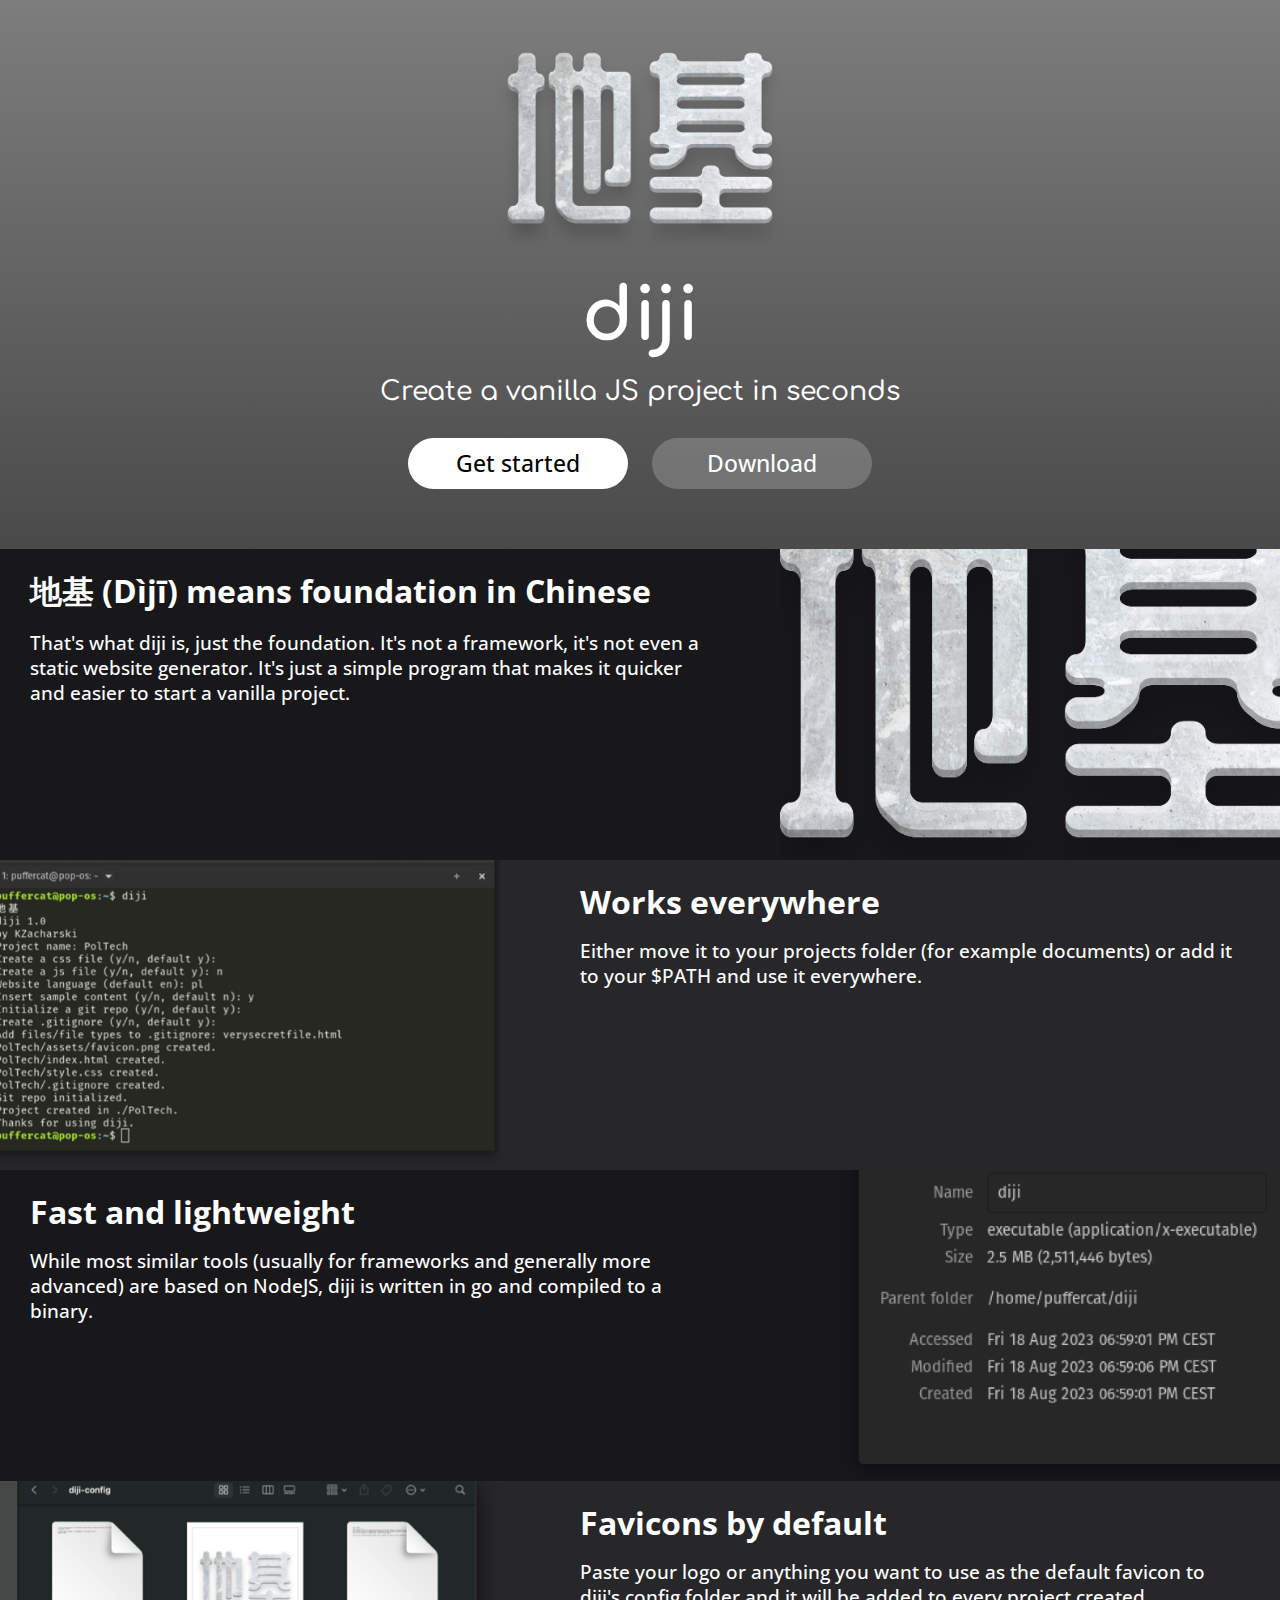
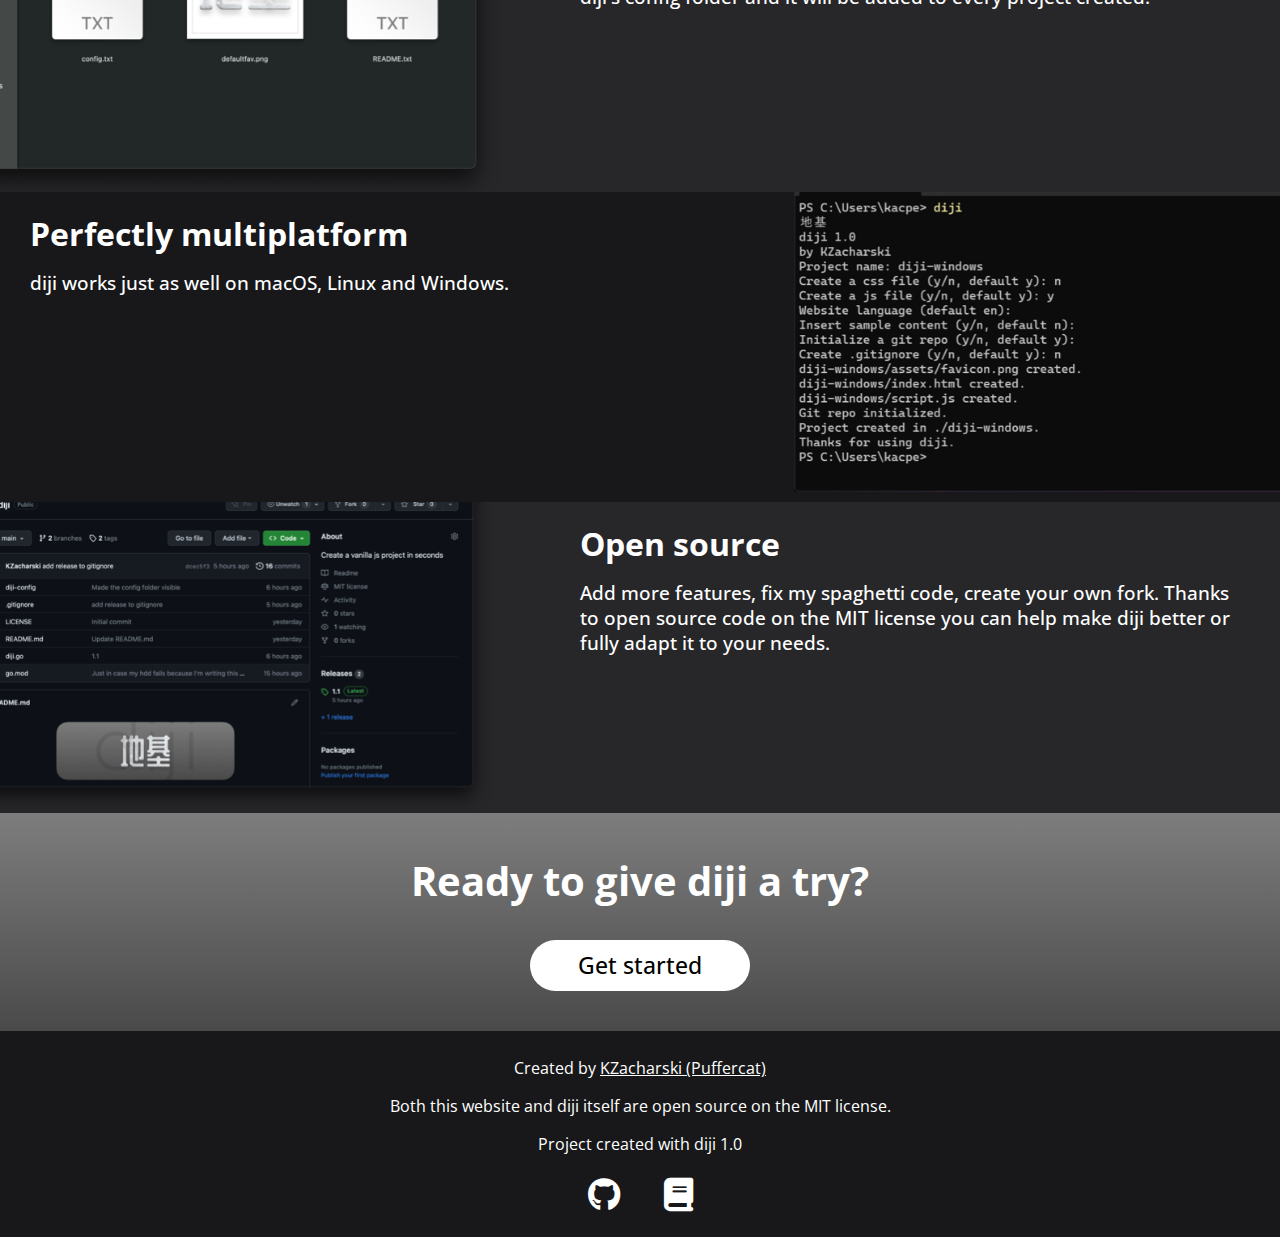
<file: docs/index.html>
<!DOCTYPE html>
<html lang="en">
<head>
<meta charset="UTF-8">
<meta name="viewport" content="width=device-width, initial-scale=1.0">
<meta http-equiv="X-UA-Compatible" content="ie=edge">
<title>diji</title>
<link rel="icon" type="image" href="./assets/favicon.png">
<link rel="stylesheet" type="text/css" href="style.css">
<link href="./assets/fontawesome/css/all.min.css" rel="stylesheet">
<meta name="theme-color" content="#7D7D7D" />
</head>
<body>
    <div class="wrapper">
      <header>
    <div class="header">
        <div class="headercontent">
        <img class="logo" src="./assets/logo.png" height="200px">
        <h1 class="headername">diji</h1>
        <h2 class="headersubtitle">Create a vanilla JS project in seconds</h2>
        <br>
        <a href="./docs/introduction.html" class="getstarted button">Get started</a>
        <a href="https://github.com/KZacharski/diji/releases" class="download button">Download</a>
        </div>
    </div>
    </header>
    <main>
    <div class="contentpart">
      <div class="contentgrid">
        <div class="tablephoto">
      <img src="./assets/content1.png" class="contentimage">
      </div>
      <div class="tabletext">
      <h1 class="contenttext">地基 (Dìjī) means foundation in Chinese</h1>
      <h3 class="contenttext2">That's what diji is, just the foundation. It's not a framework, it's not even a static website generator. It's just a simple program that makes it quicker and easier to start a vanilla project.</h3>
      </div>
      </div>
    </div>
    <div class="contentpart2">
      <div class="contentgrid2">
        <div class="tablephoto2">
      <img src="./assets/content2.png" class="contentimage2">
      </div>
      <div class="tabletext2">
      <h1 class="contenttext">Works everywhere</h1>
      <h3 class="contenttext2">Either move it to your projects folder (for example documents) or add it to your $PATH and use it everywhere.</h3>
      </div>
      </div>
    </div>
    <div class="contentpart">
      <div class="contentgrid">
        <div class="tablephoto">
      <img src="./assets/content3.png" class="contentimage">
      </div>
      <div class="tabletext">
      <h1 class="contenttext">Fast and lightweight</h1>
      <h3 class="contenttext2">While most similar tools (usually for frameworks and generally more advanced) are based on NodeJS, diji is written in go and compiled to a binary.</h3>
      </div>
      </div>
    </div>
    <div class="contentpart2">
      <div class="contentgrid2">
        <div class="tablephoto2">
      <img src="./assets/content4.png" class="contentimage2">
      </div>
      <div class="tabletext2">
      <h1 class="contenttext">Favicons by default</h1>
      <h3 class="contenttext2">Paste your logo or anything you want to use as the default favicon to diji's config folder and it will be added to every project created.</h3>
      </div>
      </div>
    </div>
    <div class="contentpart">
      <div class="contentgrid">
        <div class="tablephoto">
      <img src="./assets/content5.png" class="contentimage">
      </div>
      <div class="tabletext">
      <h1 class="contenttext">Perfectly multiplatform</h1><br>
      <h3 class="contenttext2">diji works just as well on macOS, Linux and Windows.</h3>
      </div>
      </div>
    </div>
    <div class="contentpart2">
      <div class="contentgrid2">
        <div class="tablephoto2">
      <img src="./assets/content6.png" class="contentimage2">
      </div>
      <div class="tabletext2">
      <h1 class="contenttext">Open source</h1>
      <h3 class="contenttext2">Add more features, fix my spaghetti code, create your own fork. Thanks to open source code on the MIT license you can help make diji better or fully adapt it to your needs.</h3>
      </div>
      </div>
    </div>
    <div class="header" style="padding: 20px; padding-bottom: 30px;">
      <div class="headercontent">
      <h2 class="headersubtitle" style="font-family: 'Open Sans', sans-serif; font-weight: 700; font-size: 30pt;">Ready to give diji a try?</h2>
      <br>
      <a href="./docs/introduction.html" class="getstarted button">Get started</a>
      </div>
  </div>
  </main>
  <footer>
  <div class="footer">
    <p>Created by <a class="footerlink" href="https://puffercat.xyz">KZacharski (Puffercat)</a></p>
    <p>Both this website and diji itself are open source on the MIT license.</p>
    <p>Project created with diji 1.0</p>
    <a href="https://github.com/KZacharski/diji" class="footerlink faicon"><i class="fa-brands fa-github"></i></a>
    <a href="./docs/index.html" class="footerlink faicon"><i class="fa-solid fa-book"></i></a>
  </div>
    </div>
  </div>
  </footer>
<div>
</div>
</div>

</body>
</file>
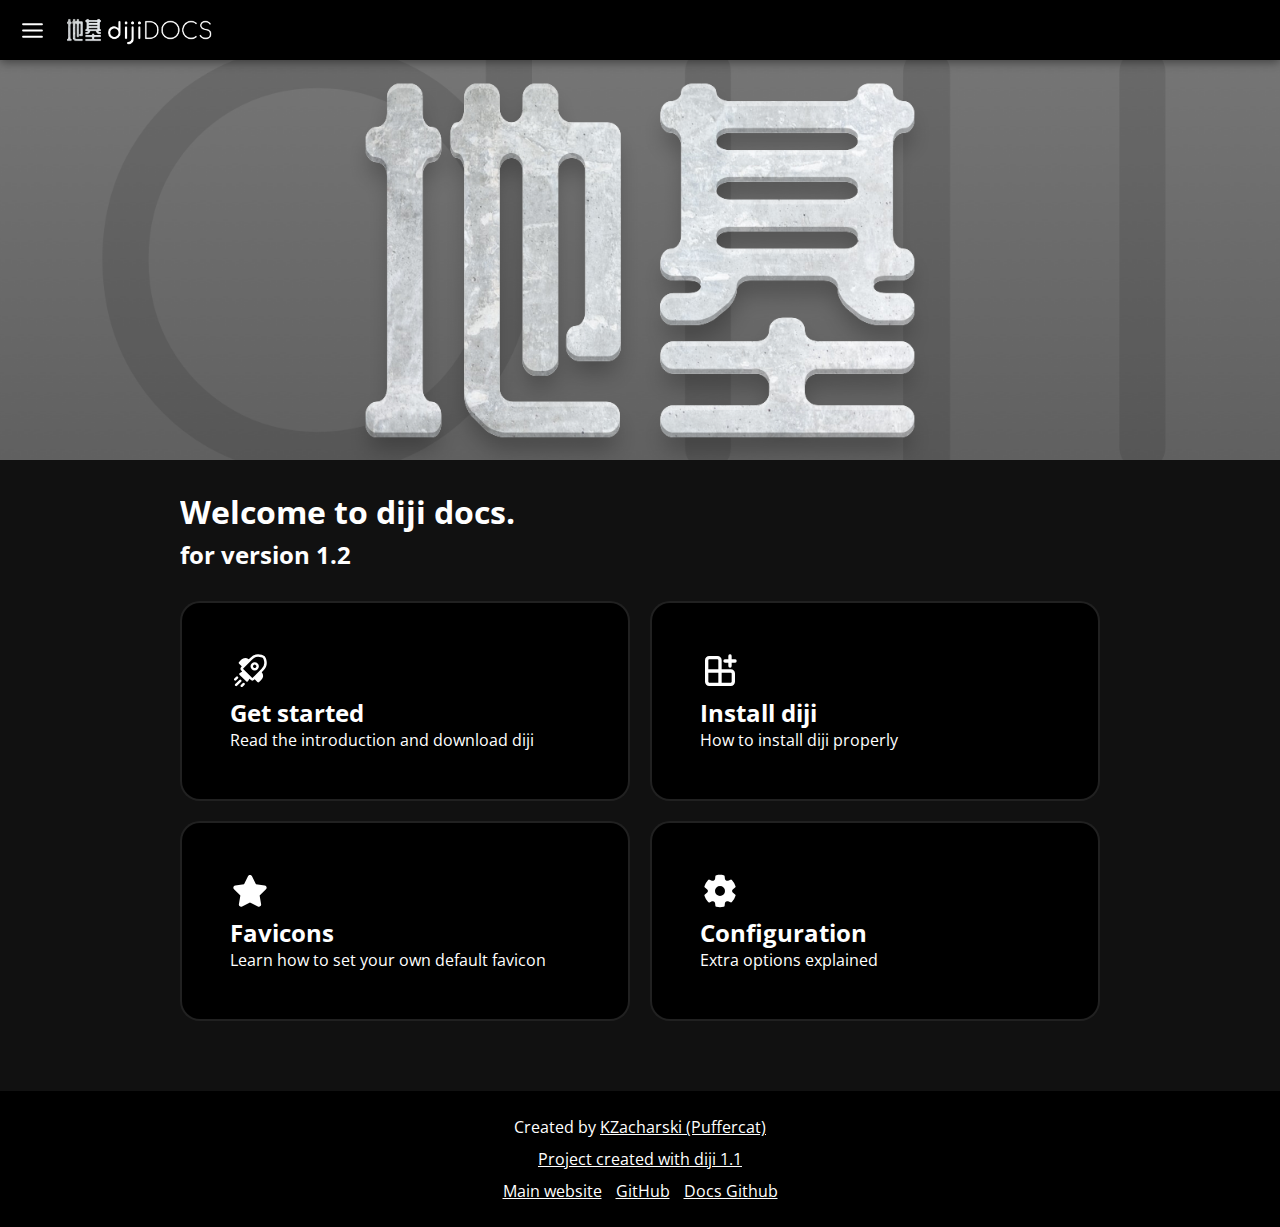
<file: docs/docs/index.html>
<!DOCTYPE html>
<html lang="en">
<head>
<meta charset="UTF-8">
<meta name="viewport" content="width=device-width, initial-scale=1.0">
<meta http-equiv="X-UA-Compatible" content="ie=edge">
<title>diji docs</title>
<link rel="icon" type="image" href="./assets/favicon.png">
<link rel="stylesheet" type="text/css" href="style.css">
<script src="script.js"></script>
<meta name="theme-color" content="#000000" />
</head>
<body>
  <div class="hhh">
<div class="navbar">
    <img onclick="openNav()" class="navicon" src="./assets/ic_fluent_navigation_24_filled.svg" height="25px">
    <a href="#"><img src="./assets/dijidocs.png" height="40px" style="display: block;"></a>
</div>
<div class="banner">
<img src="./assets/dijidocsbanner.png" width="100%" class="bannerimg">
</div>
  <div class="content">
<div class="anotherfuckingcontainer">
    <h1 class="t1">Welcome to diji docs.</h1>
    <h2 class="t2">for version 1.2</h2>
    <div class="container">
    <div class="getstarted ge">
      <a href="./introduction.html" style="text-decoration: none; color: white; height: 100%; width: 100%;">
        <div style="width: 100%; height: 100%; display: flex; align-items: center;">
        <div class="getstartedcontentparent">
        <div class="getstartedcontent">
        <img src="./assets/ic_fluent_rocket_24_filled.svg" height="40px" class="gep">
        <h2 class="gep">Get started</h2>
        <p class="gep gepar">Read the introduction and download diji</p>
      </div>
      </div>
      </div>
      </a>
      </div>
      
      <div class="install ge">
        <a href="./installation.html" style="text-decoration: none; color: white; height: 100%; width: 100%;">
          <div style="width: 100%; height: 100%; display: flex; align-items: center;">
        <div class="getstartedcontentparent">
          <div class="getstartedcontent">
          <img src="./assets/ic_fluent_apps_add_in_24_filled.svg" height="40px" class="gep">
          <h2 class="gep">Install diji</h2>
          <p class="gep gepar">How to install diji properly</p>
        </div>
        </div>
      </div>
      </a>
      </div>
      <div class="favicon ge">
        <a href="./favicons.html" style="text-decoration: none; color: white; height: 100%; width: 100%;">
          <div style="width: 100%; height: 100%; display: flex; align-items: center;">
        <div class="getstartedcontentparent">
          <div class="getstartedcontent">
          <img src="./assets/ic_fluent_star_24_filled.svg" height="40px" class="gep">
          <h2 class="gep">Favicons</h2>
          <p class="gep gepar">Learn how to set your own default favicon</p>
        </div>
        </div>
      </div>
      </a>
      </div>
      <div class="config ge">
        <a href="./configuration.html" style="text-decoration: none; color: white; height: 100%; width: 100%;">
          <div style="width: 100%; height: 100%; display: flex; align-items: center;">
        <div class="getstartedcontentparent">
          <div class="getstartedcontent">
          <img src="./assets/ic_fluent_settings_24_filled.svg" height="40px" class="gep">
          <h2 class="gep">Configuration</h2>
          <p class="gep gepar">Extra options explained</p>
        </div>
        </div>

      </div>
      </a>
      </div>
    </div>
    </div>
  </div>
  

<div id="drawer" class="navdrawer">
  <img src="./assets/dijidocs.png" height="40px" class="logodrawer">  
  <a href="javascript:void(0)" class="closebtn navdrawera" onclick="closeNav()"><img src="./assets/ic_fluent_chevron_left_24_filled.svg" width="30px"></a>
    <a href="#" class="navdrawerlinkactive">Homepage</a>
    <a href="./introduction.html" class="navdrawerlink">Introduction</a>
    <a href="./installation.html" class="navdrawerlink">Installation</a>
    <a href="./favicons.html" class="navdrawerlink">Favicons</a>
    <a href="./configuration.html" class="navdrawerlink">Configuration</a>
    <a href="./open-source.html" class="navdrawerlink">Open source</a>
    <a href="./roadmap.html" class="navdrawerlink">Roadmap</a>
    <div style="height: 60px;"></div>
    <!--<div class="drawerbottomlinks">
      <div class="blc">
      <a class="bottomlink" href="https://diji.puffercat.xyz">Main website ></a>
      <a class="bottomlink" href="https://github.com/KZacharski/diji">GitHub ></a>
      <a class="bottomlink" href="https://github.com/KZacharski/diji/tree/github-files/docs/docs">Docs GitHub ></a>
      </div>
    </div>-->
  </div>
  <div id="drawerbg" class="navdrawerbg" onclick="closeNav()"></div>
  </div>
  <div class="footer">
    <p class="ftrtext">Created by <a href="https://puffercat.xyz" class="footerlink">KZacharski (Puffercat)</a></p>
    <p class="ftrtext"><a href="https://diji.puffercat.xyz" class="footerlink">Project created with diji 1.1</a></p>
    <p class="ftrtext"><a href="https://diji.puffercat.xyz" class="footerlink ftlpadding">Main website</a> <a href="https://github.com/KZacharski/diji" class="footerlink ftlpadding">GitHub</a> <a href="https://github.com/KZacharski/diji/tree/github-files/docs/docs" class="footerlink ftlpadding">Docs Github</a></p>
  </div>
</body>
</html>
</file>
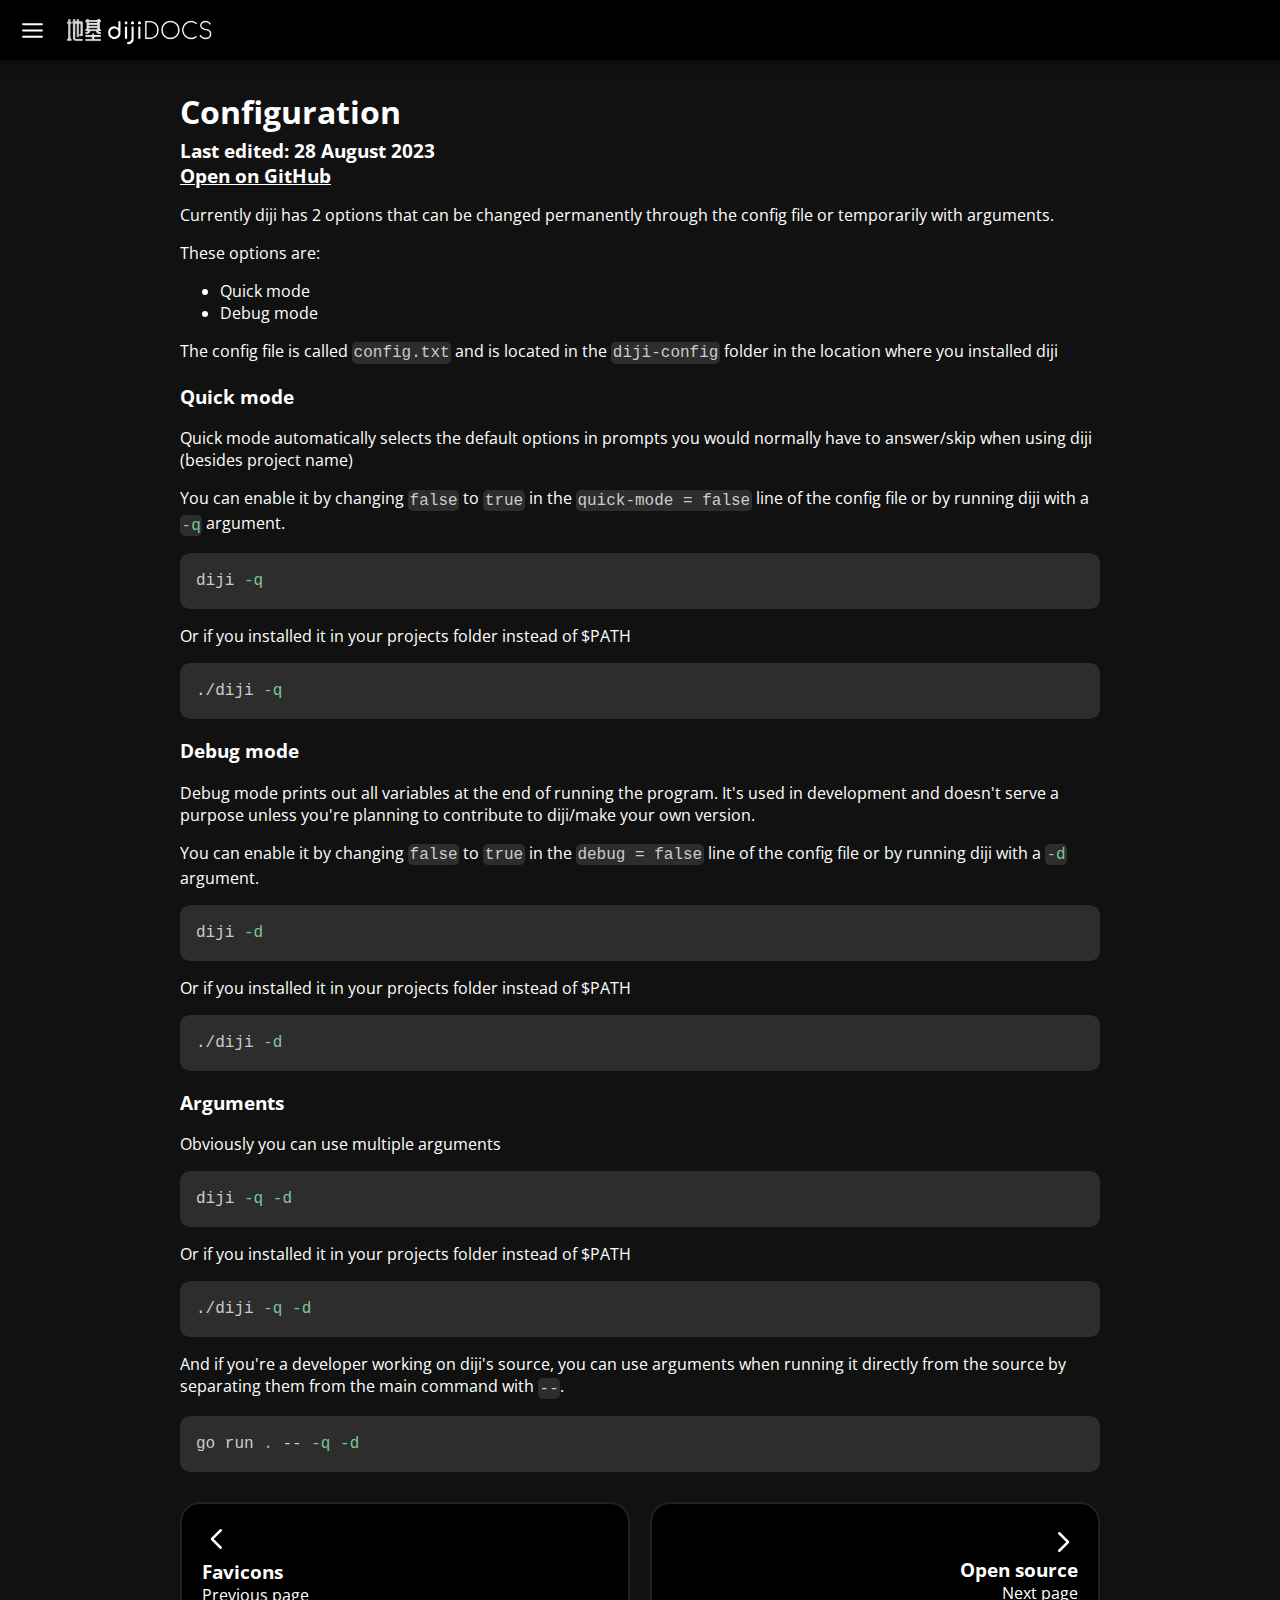
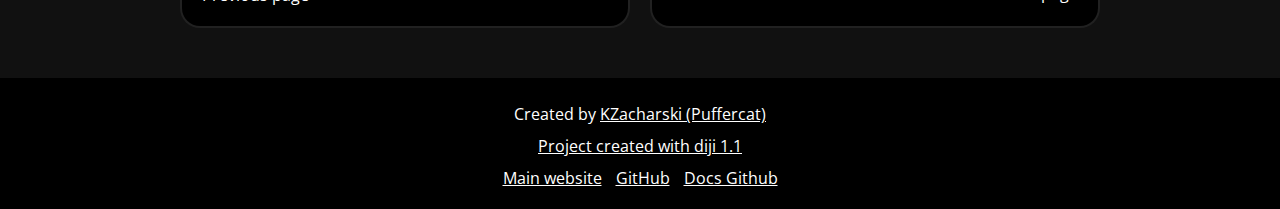
<file: docs/docs/configuration.html>
<!DOCTYPE html>
<html lang="en">
<head>
<meta charset="UTF-8">
<meta name="viewport" content="width=device-width, initial-scale=1.0">
<meta http-equiv="X-UA-Compatible" content="ie=edge">
<title>Configuration - diji docs</title>
<link rel="icon" type="image" href="./assets/favicon.png">
<link rel="stylesheet" type="text/css" href="style.css">
<link rel="stylesheet" type="text/css" href="./assets/prism.css">
<script src="script.js"></script>
<script src="./assets/prism.js"></script>
<meta name="theme-color" content="#000000" />
</head>
<body>
  <div class="hhh">
<div class="navbar">
    <img onclick="openNav()" class="navicon" src="./assets/ic_fluent_navigation_24_filled.svg" height="25px">
    <a href="./index.html"><img src="./assets/dijidocs.png" height="40px" style="display: block;"></a>
</div>
  <div class="content">
<div class="anotherfuckingcontainer iafc">
    <h1 class="t1">Configuration</h1>
    <h3 class="t2">Last edited: 28 August 2023<br><a href="https://github.com/KZacharski/diji/blob/github-files/docs/docs/favicons.html" class="linkeffect ghlink">Open on GitHub</a></h3>
    <p>Currently diji has 2 options that can be changed permanently through the config file or temporarily with arguments.</p>
    <p>These options are:
      <ul>
        <li>Quick mode</li>
        <li>Debug mode</li>
      </ul>
    </p>
    <p>The config file is called <code class="language-plaintext">config.txt</code> and is located in the <code class="language-plaintext">diji-config</code> folder in the location where you installed diji</p>
    <h3>Quick mode</h3>
    <p>Quick mode automatically selects the default options in prompts you would normally have to answer/skip when using diji (besides project name)</p>
    <p>You can enable it by changing <code class="language-plaintext">false</code> to <code class="language-plaintext">true</code> in the <code class="language-plaintext">quick-mode = false</code> line of the config file or by running diji with a <code class="language-bash">-q</code> argument.</p>
    <pre><code class="language-bash">diji -q</code></pre>
    <p>Or if you installed it in your projects folder instead of $PATH</p>
    <pre><code class="language-bash">./diji -q</code></pre>

    <h3>Debug mode</h3>
    <p>Debug mode prints out all variables at the end of running the program. It's used in development and doesn't serve a purpose unless you're planning to contribute to diji/make your own version.</p>
    <p>You can enable it by changing <code class="language-plaintext">false</code> to <code class="language-plaintext">true</code> in the <code class="language-plaintext">debug = false</code> line of the config file or by running diji with a <code class="language-bash">-d</code> argument.</p>
    <pre><code class="language-bash">diji -d</code></pre>
    <p>Or if you installed it in your projects folder instead of $PATH</p>
    <pre><code class="language-bash">./diji -d</code></pre>
    <h3>Arguments</h3>
    <p>Obviously you can use multiple arguments</p>
    <pre><code class="language-bash">diji -q -d</code></pre>
    <p>Or if you installed it in your projects folder instead of $PATH</p>
    <pre><code class="language-bash">./diji -q -d</code></pre>
    <p>And if you're a developer working on diji's source, you can use arguments when running it directly from the source by separating them from the main command with <code class="language-plaintext">--</code>.</p>
    <pre><code class="language-bash">go run . -- -q -d</code></pre>

    
    <div class="container2">
     <div class="prev ge">
        <a href="./favicons.html" style="text-decoration: none; color: white; height: 100%; width: 100%;">
          <div style="width: 100%; height: 100%; display: flex; align-items: center;">
          <div class="nextcontentparent">
          <div class="getstartedcontent">
          <img src="./assets/ic_fluent_chevron_left_24_filled.svg" height="30px" class="gep nep2">
          <h3 class="gep nep">Favicons</h3>
          <p class="gep gepar nepar">Previous page</p>
        </div>
        </div>
        </div>
        </a>
        </div>
        
        
          <div class="next ge">
            <a href="./open-source.html" style="text-decoration: none; color: white; height: 100%; width: 100%;">
              <div style="width: 100%; height: 100%; display: flex; align-items: center; justify-content: right; text-align: right;">
              <div class="nextcontentparent">
              <div class="getstartedcontent">
              <div style="display: flex; justify-content: right;">
              <img src="./assets/ic_fluent_chevron_right_24_filled.svg" height="30px" class="gep nep2">
              </div>
              <h3 class="gep nep">Open source</h3>
              <p class="gep gepar nepar">Next page</p>
            </div>
            </div>
            </div>
            </a>
            </div>
       
      </div>
      </div>
    </div>



 
  

<div id="drawer" class="navdrawer">
  <img src="./assets/dijidocs.png" height="40px" class="logodrawer">  
  <a href="javascript:void(0)" class="closebtn navdrawera" onclick="closeNav()"><img src="./assets/ic_fluent_chevron_left_24_filled.svg" width="30px"></a>
    <a href="./index.html" class="navdrawerlink">Homepage</a>
    <a href="./introduction.html" class="navdrawerlink">Introduction</a>
    <a href="./installation.html" class="navdrawerlink">Installation</a>
    <a href="./favicons.html" class="navdrawerlink">Favicons</a>
    <a href="#" class="navdrawerlinkactive">Configuration</a>
    <a href="./open-source.html" class="navdrawerlink">Open source</a>
    <a href="./roadmap.html" class="navdrawerlink">Roadmap</a>
    <div style="height: 60px;"></div>
    <!--<div class="drawerbottomlinks">
      <div class="blc">
      <a class="bottomlink" href="https://diji.puffercat.xyz">Main website ></a>
      <a class="bottomlink" href="https://github.com/KZacharski/diji">GitHub ></a>
      <a class="bottomlink" href="https://github.com/KZacharski/diji/tree/github-files/docs/docs">Docs GitHub ></a>
      </div>
    </div>-->
  </div>
  <div id="drawerbg" class="navdrawerbg" onclick="closeNav()"></div>
</div>
  <div class="footer">
    <p class="ftrtext">Created by <a href="https://puffercat.xyz" class="footerlink">KZacharski (Puffercat)</a></p>
    <p class="ftrtext"><a href="https://diji.puffercat.xyz" class="footerlink">Project created with diji 1.1</a></p>
    <p class="ftrtext"><a href="https://diji.puffercat.xyz" class="footerlink ftlpadding">Main website</a> <a href="https://github.com/KZacharski/diji" class="footerlink ftlpadding">GitHub</a> <a href="https://github.com/KZacharski/diji/tree/github-files/docs/docs" class="footerlink ftlpadding">Docs Github</a></p>
  </div>
</body>
</html>
</file>
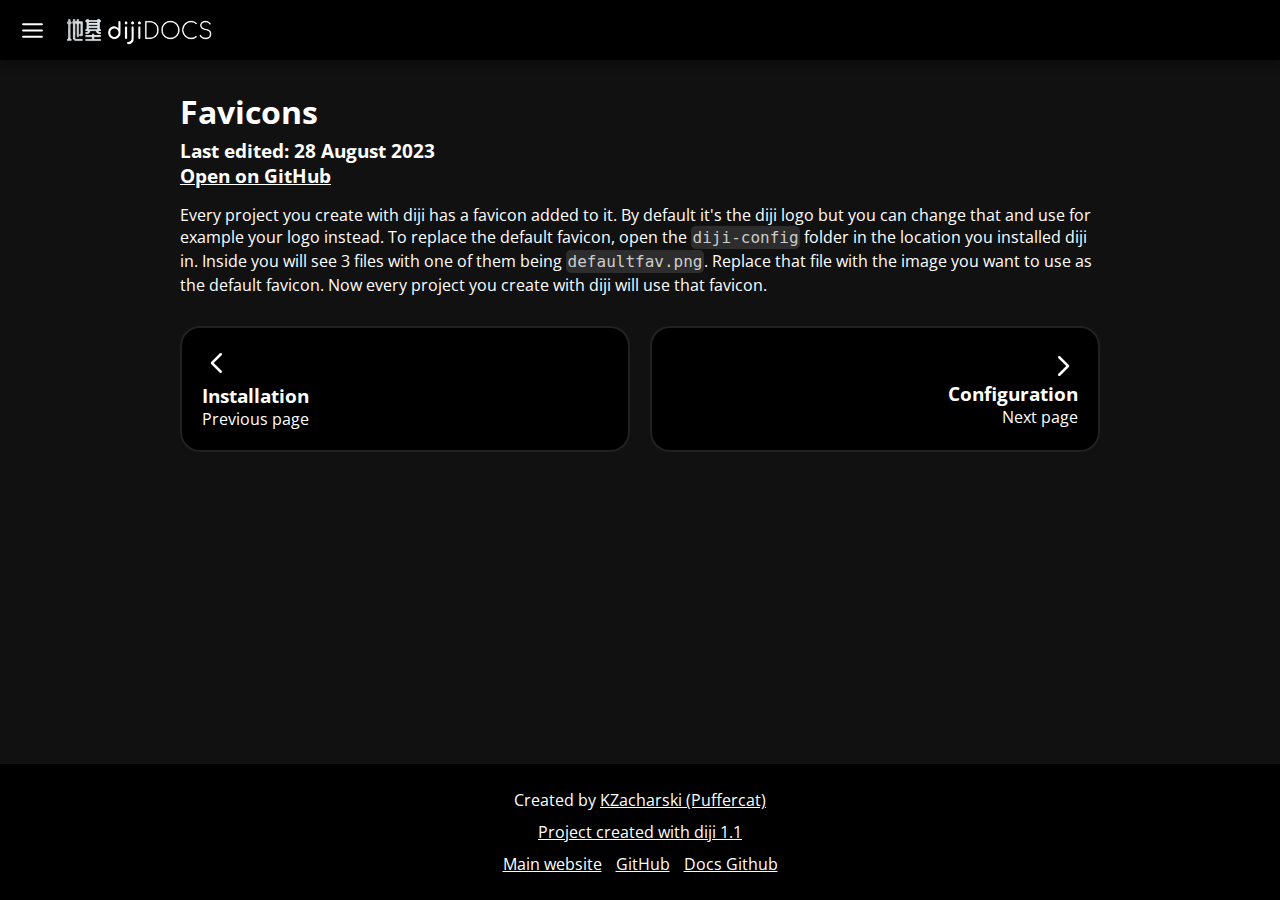
<file: docs/docs/favicons.html>
<!DOCTYPE html>
<html lang="en">
<head>
<meta charset="UTF-8">
<meta name="viewport" content="width=device-width, initial-scale=1.0">
<meta http-equiv="X-UA-Compatible" content="ie=edge">
<title>Favicons - diji docs</title>
<link rel="icon" type="image" href="./assets/favicon.png">
<link rel="stylesheet" type="text/css" href="style.css">
<link rel="stylesheet" type="text/css" href="./assets/prism.css">
<script src="script.js"></script>
<script src="./assets/prism.js"></script>
<meta name="theme-color" content="#000000" />
</head>
<body>
  <div class="hhh">
<div class="navbar">
    <img onclick="openNav()" class="navicon" src="./assets/ic_fluent_navigation_24_filled.svg" height="25px">
    <a href="./index.html"><img src="./assets/dijidocs.png" height="40px" style="display: block;"></a>
</div>
  <div class="content">
<div class="anotherfuckingcontainer iafc">
    <h1 class="t1">Favicons</h1>
    <h3 class="t2">Last edited: 28 August 2023<br><a href="https://github.com/KZacharski/diji/blob/github-files/docs/docs/favicons.html" class="linkeffect ghlink">Open on GitHub</a></h3>
    <p>Every project you create with diji has a favicon added to it. By default it's the diji logo but you can change that and use for example your logo instead. To replace the default favicon, open the <code class="language-plaintext">diji-config</code> folder in the location you installed diji in. Inside you will see 3 files with one of them being <code class="language-plaintext">defaultfav.png</code>. Replace that file with the image you want to use as the default favicon. Now every project you create with diji will use that favicon.</p>

    
    <div class="container2">
     <div class="prev ge">
        <a href="./installation.html" style="text-decoration: none; color: white; height: 100%; width: 100%;">
          <div style="width: 100%; height: 100%; display: flex; align-items: center;">
          <div class="nextcontentparent">
          <div class="getstartedcontent">
          <img src="./assets/ic_fluent_chevron_left_24_filled.svg" height="30px" class="gep nep2">
          <h3 class="gep nep">Installation</h3>
          <p class="gep gepar nepar">Previous page</p>
        </div>
        </div>
        </div>
        </a>
        </div>
        
        
          <div class="next ge">
            <a href="./configuration.html" style="text-decoration: none; color: white; height: 100%; width: 100%;">
              <div style="width: 100%; height: 100%; display: flex; align-items: center; justify-content: right; text-align: right;">
              <div class="nextcontentparent">
              <div class="getstartedcontent">
              <div style="display: flex; justify-content: right;">
              <img src="./assets/ic_fluent_chevron_right_24_filled.svg" height="30px" class="gep nep2">
              </div>
              <h3 class="gep nep">Configuration</h3>
              <p class="gep gepar nepar">Next page</p>
            </div>
            </div>
            </div>
            </a>
            </div>
       
      </div>
      </div>
    </div>



 
  

<div id="drawer" class="navdrawer">
  <img src="./assets/dijidocs.png" height="40px" class="logodrawer">  
  <a href="javascript:void(0)" class="closebtn navdrawera" onclick="closeNav()"><img src="./assets/ic_fluent_chevron_left_24_filled.svg" width="30px"></a>
    <a href="./index.html" class="navdrawerlink">Homepage</a>
    <a href="./introduction.html" class="navdrawerlink">Introduction</a>
    <a href="./installation.html" class="navdrawerlink">Installation</a>
    <a href="#" class="navdrawerlinkactive">Favicons</a>
    <a href="./configuration.html" class="navdrawerlink">Configuration</a>
    <a href="./open-source.html" class="navdrawerlink">Open source</a>
    <a href="./roadmap.html" class="navdrawerlink">Roadmap</a>
    <div style="height: 60px;"></div>
    <!--<div class="drawerbottomlinks">
      <div class="blc">
      <a class="bottomlink" href="https://diji.puffercat.xyz">Main website ></a>
      <a class="bottomlink" href="https://github.com/KZacharski/diji">GitHub ></a>
      <a class="bottomlink" href="https://github.com/KZacharski/diji/tree/github-files/docs/docs">Docs GitHub ></a>
      </div>
    </div>-->
  </div>
  <div id="drawerbg" class="navdrawerbg" onclick="closeNav()"></div>
</div>
  <div class="footer">
    <p class="ftrtext">Created by <a href="https://puffercat.xyz" class="footerlink">KZacharski (Puffercat)</a></p>
    <p class="ftrtext"><a href="https://diji.puffercat.xyz" class="footerlink">Project created with diji 1.1</a></p>
    <p class="ftrtext"><a href="https://diji.puffercat.xyz" class="footerlink ftlpadding">Main website</a> <a href="https://github.com/KZacharski/diji" class="footerlink ftlpadding">GitHub</a> <a href="https://github.com/KZacharski/diji/tree/github-files/docs/docs" class="footerlink ftlpadding">Docs Github</a></p>
  </div>
</body>
</html>
</file>
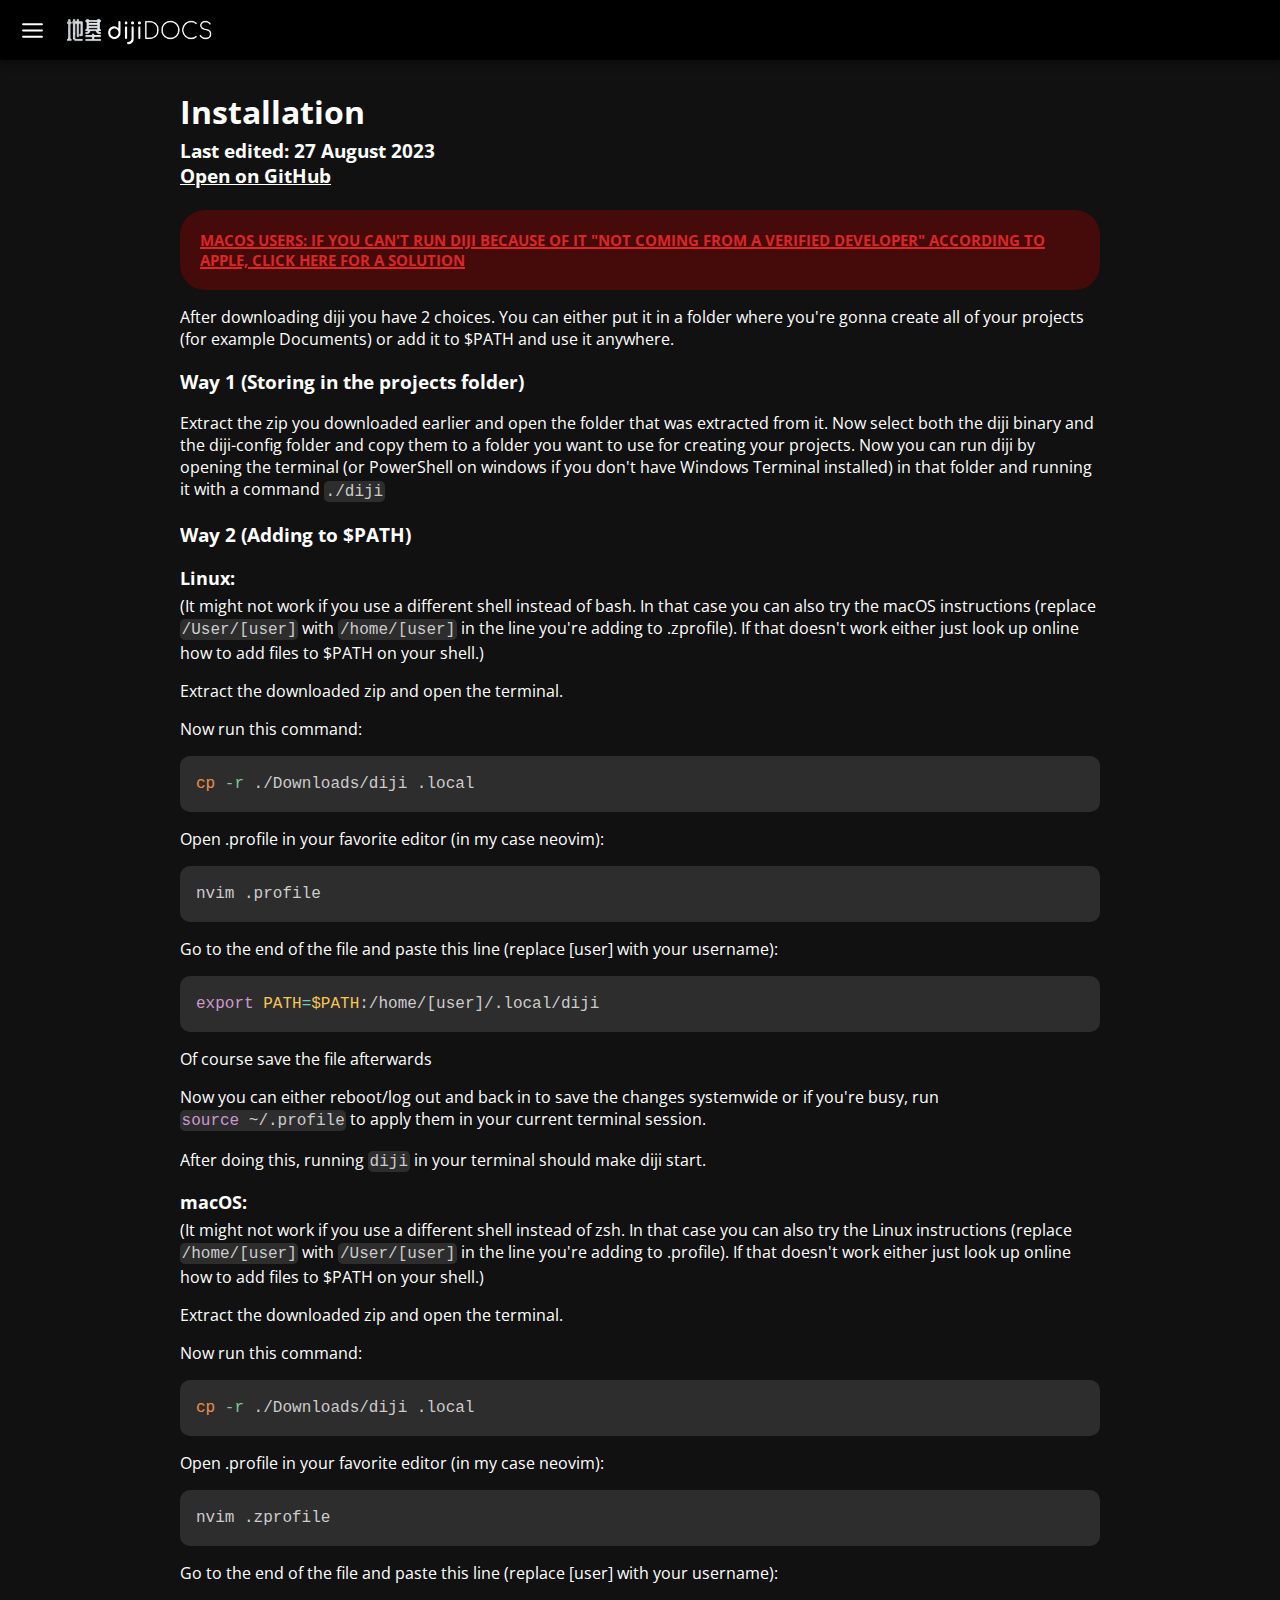
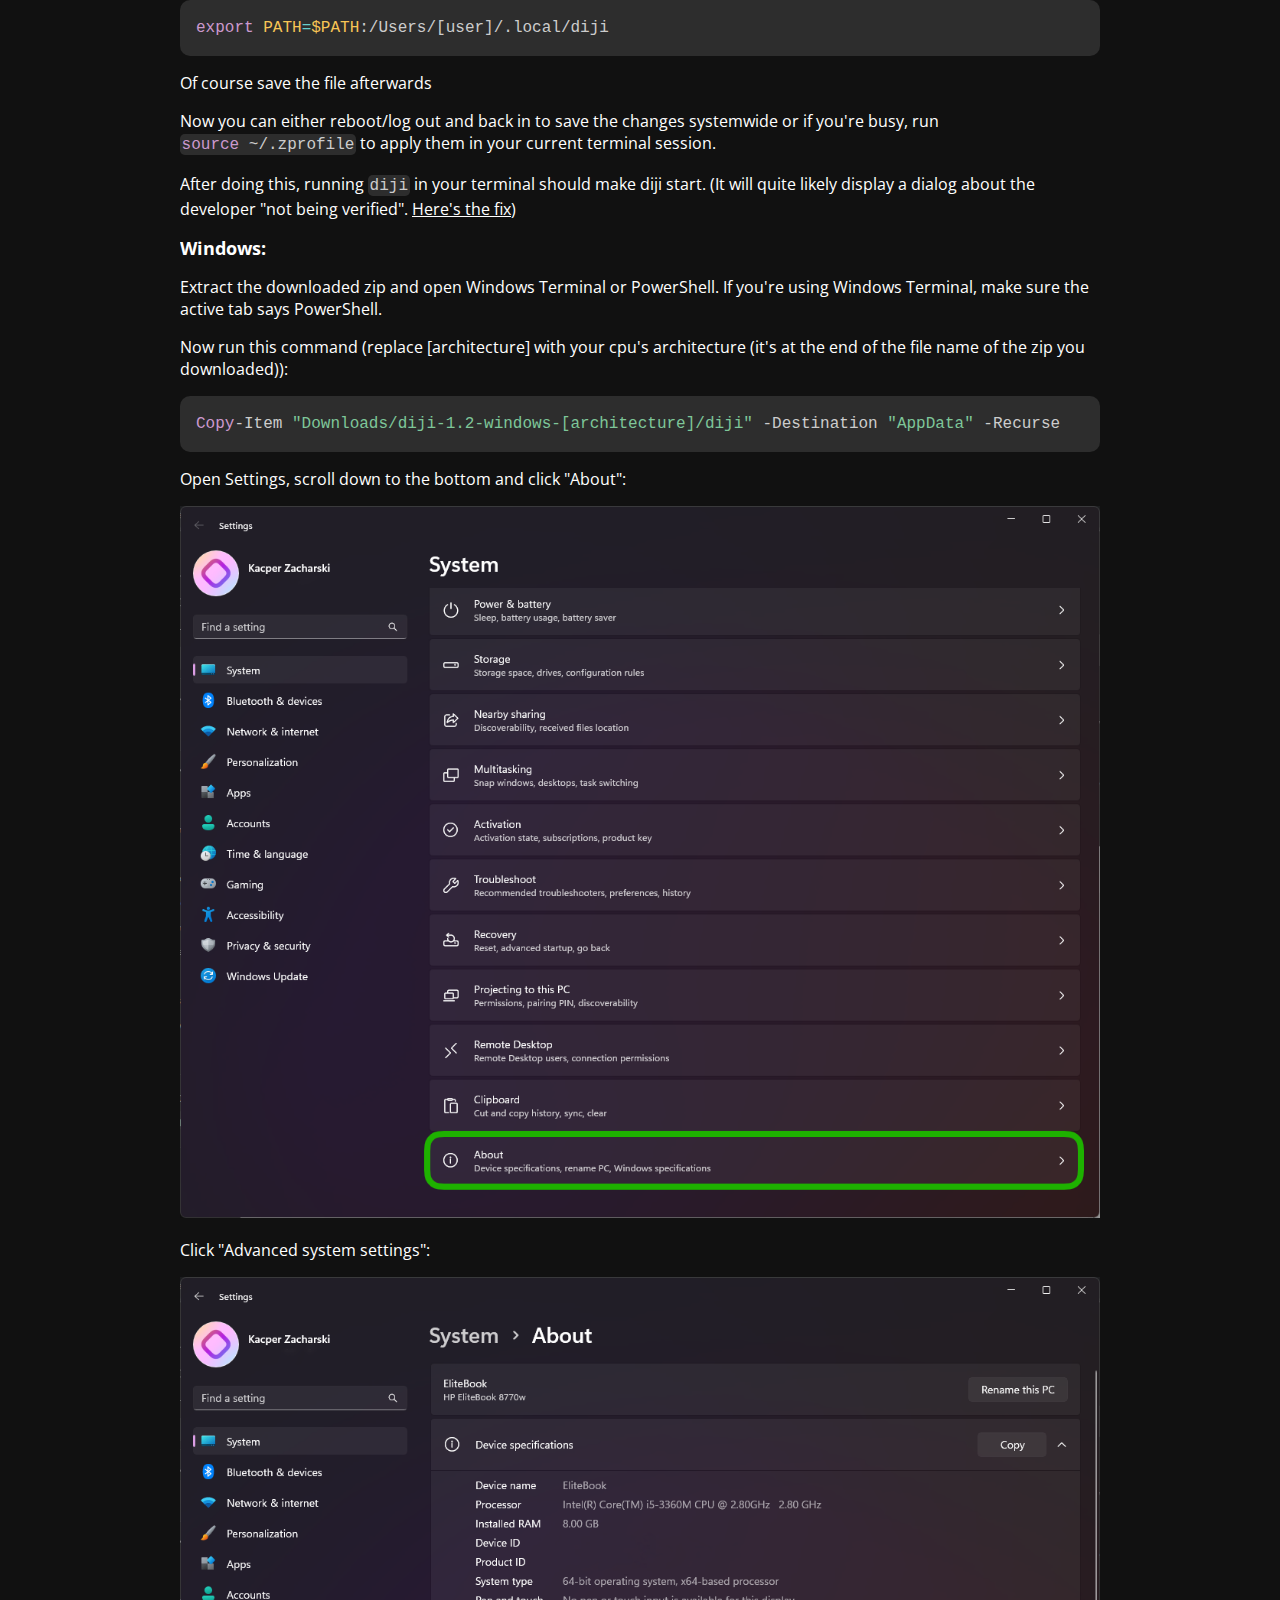
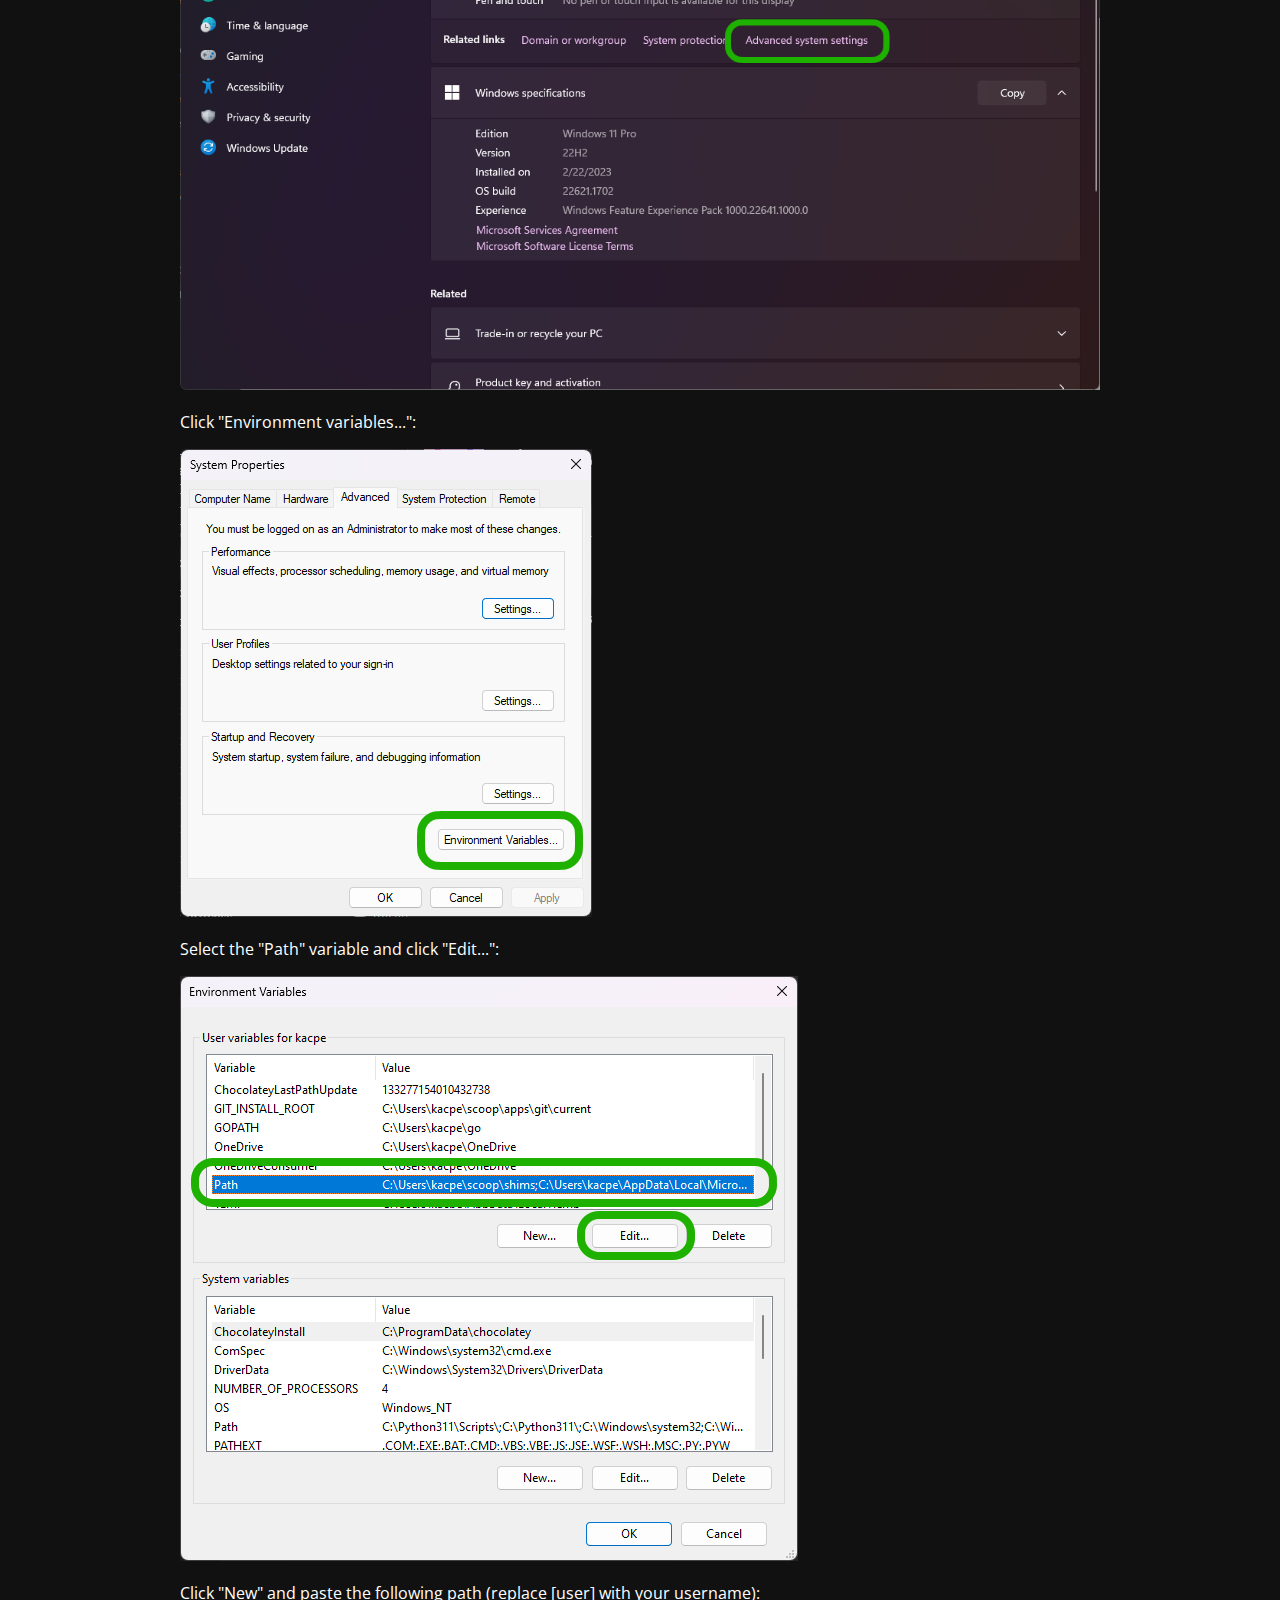
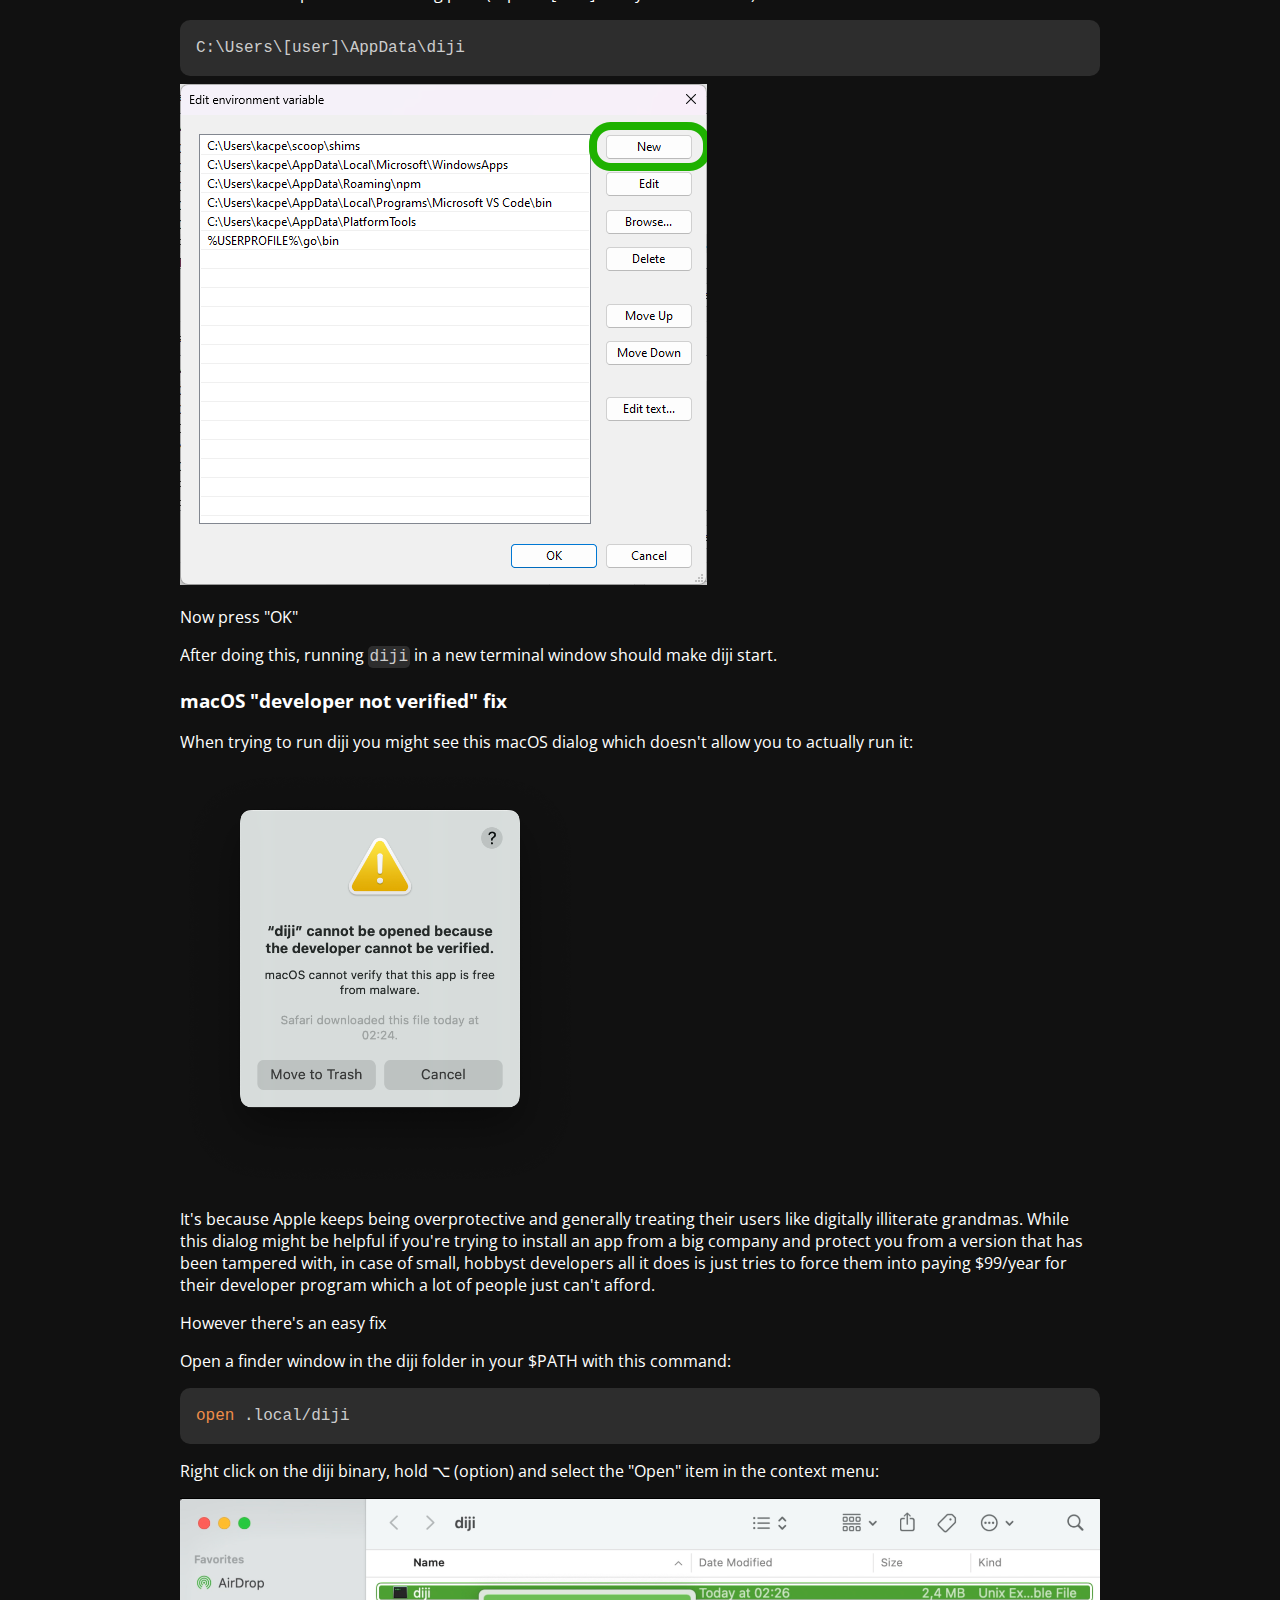
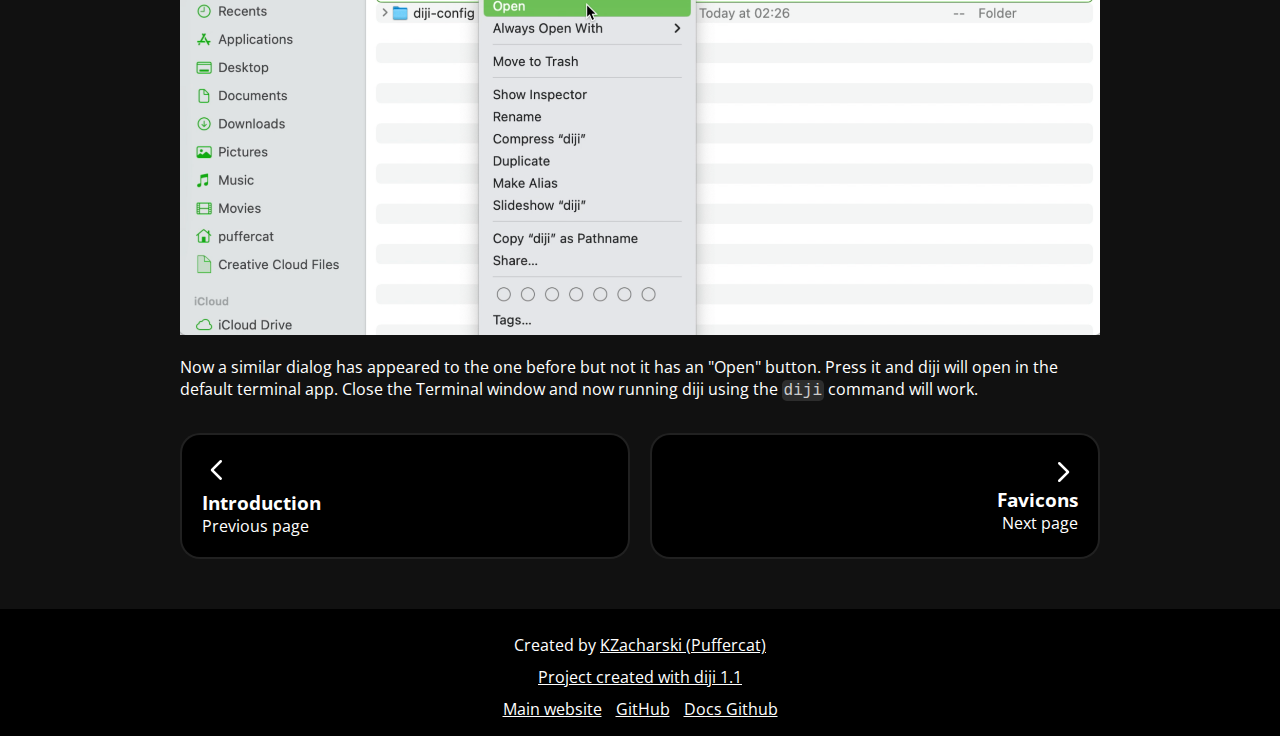
<file: docs/docs/installation.html>
<!DOCTYPE html>
<html lang="en">
<head>
<meta charset="UTF-8">
<meta name="viewport" content="width=device-width, initial-scale=1.0">
<meta http-equiv="X-UA-Compatible" content="ie=edge">
<title>Installation - diji docs</title>
<link rel="icon" type="image" href="./assets/favicon.png">
<link rel="stylesheet" type="text/css" href="style.css">
<link rel="stylesheet" type="text/css" href="./assets/prism.css">
<script src="script.js"></script>
<script src="./assets/prism.js"></script>
<meta name="theme-color" content="#000000" />
</head>
<body>
  <div class="hhh">
<div class="navbar">
    <img onclick="openNav()" class="navicon" src="./assets/ic_fluent_navigation_24_filled.svg" height="25px">
    <a href="./index.html"><img src="./assets/dijidocs.png" height="40px" style="display: block;"></a>
</div>
  <div class="content">
<div class="anotherfuckingcontainer iafc">
    <h1 class="t1">Installation</h1>
    <h3 class="t2">Last edited: 27 August 2023<br><a href="https://github.com/KZacharski/diji/blob/github-files/docs/docs/installation.html" class="linkeffect ghlink">Open on GitHub</a></h3>
    <br>
    <a href="#macosfix" class="iwarnlink"><div class="iwarning"><h3 class="iwarningtext">macOS users: If you can't run diji because of it "not coming from a verified developer" according to Apple, click here for a solution</h3></div></a>
    <p>After downloading diji you have 2 choices. You can either put it in a folder where you're gonna create all of your projects (for example Documents) or add it to $PATH and use it anywhere.</p>
    <h3>Way 1 (Storing in the projects folder)</h3>
    <p>Extract the zip you downloaded earlier and open the folder that was extracted from it. Now select both the diji binary and the diji-config folder and copy them to a folder you want to use for creating your projects. Now you can run diji by opening the terminal (or PowerShell on windows if you don't have Windows Terminal installed) in that folder and running it with a command <code class="language-bash">./diji</code></p>
    <h3 class="sbtt">Way 2 (Adding to $PATH)</h3>
    <h3 class="sbt">Linux:</h3>
    (It might not work if you use a different shell instead of bash. In that case you can also try the macOS instructions (replace <code class="language-bash">/User/[user]</code> with <code class="language-bash">/home/[user]</code> in the line you're adding to .zprofile). If that doesn't work either just look up online how to add files to $PATH on your shell.)
    <p>Extract the downloaded zip and open the terminal.</p>
    <p>Now run this command:</p>
    <pre><code class="language-bash">cp -r ./Downloads/diji .local</code></pre>
    <p>Open .profile in your favorite editor (in my case neovim):</p>
    <pre><code class="language-bash">nvim .profile</code></pre>
    <p>Go to the end of the file and paste this line (replace [user] with your username):</p>
    <pre><code class="language-bash">export PATH=$PATH:/home/[user]/.local/diji</code></pre>
    <p>Of course save the file afterwards</p>
    <p>Now you can either reboot/log out and back in to save the changes systemwide or if you're busy, run <code class="language-bash" style="white-space: nowrap;">source ~/.profile</code> to apply them in your current terminal session.</p>
    <p>After doing this, running <code class="language-bash">diji</code> in your terminal should make diji start.</p>
    <h3 class="sbt">macOS:</h3>
    (It might not work if you use a different shell instead of zsh. In that case you can also try the Linux instructions (replace <code class="language-bash">/home/[user]</code> with <code class="language-bash">/User/[user]</code> in the line you're adding to .profile). If that doesn't work either just look up online how to add files to $PATH on your shell.)
    <p>Extract the downloaded zip and open the terminal.</p>
    <p>Now run this command:</p>
    <pre><code class="language-bash">cp -r ./Downloads/diji .local</code></pre>
    <p>Open .profile in your favorite editor (in my case neovim):</p>
    <pre><code class="language-bash">nvim .zprofile</code></pre>
    <p>Go to the end of the file and paste this line (replace [user] with your username):</p>
    <pre><code class="language-bash">export PATH=$PATH:/Users/[user]/.local/diji</code></pre>
    <p>Of course save the file afterwards</p>
    <p>Now you can either reboot/log out and back in to save the changes systemwide or if you're busy, run <code class="language-bash" style="white-space: nowrap;">source ~/.zprofile</code> to apply them in your current terminal session.</p>
    <p>After doing this, running <code class="language-bash">diji</code> in your terminal should make diji start. (It will quite likely display a dialog about the developer "not being verified". <a href="#macosfix" class="linkeffect">Here's the fix</a>)</p>
    <h3 class="sbt">Windows:</h3>
    <p>Extract the downloaded zip and open Windows Terminal or PowerShell. If you're using Windows Terminal, make sure the active tab says PowerShell.</p>
    <p>Now run this command (replace [architecture] with your cpu's architecture (it's at the end of the file name of the zip you downloaded)):</p>
    <pre><code class="language-batch">Copy-Item "Downloads/diji-1.2-windows-[architecture]/diji" -Destination "AppData" -Recurse</code></pre>
    <p>Open Settings, scroll down to the bottom and click "About":</p>
    <img src="./assets/winscreen1.png" class="winscreen">
    <p>Click "Advanced system settings":</p>
    <img src="./assets/winscreen2.png" class="winscreen">
    <p>Click "Environment variables...":</p>
    <img src="./assets/winscreen3.png" class="winscreen">
    <p>Select the "Path" variable and click "Edit...":</p>
    <img src="./assets/winscreen4.png" class="winscreen">
    <p>Click "New" and paste the following path (replace [user] with your username):</p>
    <pre><code class="language-plaintext">C:\Users\[user]\AppData\diji</code></pre>
    <img src="./assets/winscreen5.png" class="winscreen">
    <p>Now press "OK"</p>
    <p>After doing this, running <code class="language-bash">diji</code> in a new terminal window should make diji start.</p>
    <h3 id="macosfix" class="macosfix">macOS "developer not verified" fix</h3>
    <p>When trying to run diji you might see this macOS dialog which doesn't allow you to actually run it:</p>
    <img src="./assets/macscreen1.png" class="macscreen">
    <p>It's because Apple keeps being overprotective and generally treating their users like digitally illiterate grandmas. While this dialog might be helpful if you're trying to install an app from a big company and protect you from a version that has been tampered with, in case of small, hobbyst developers all it does is just tries to force them into paying $99/year for their developer program which a lot of people just can't afford.</p>
    <p>However there's an easy fix</p>
    <p>Open a finder window in the diji folder in your $PATH with this command:</p>
    <pre><code class="language-bash">open .local/diji</code></pre>
    <p>Right click on the diji binary, hold ⌥ (option) and select the "Open" item in the context menu:</p>
    <img src="./assets/macscreen2.png" class="winscreen">
    <p>Now a similar dialog has appeared to the one before but not it has an "Open" button. Press it and diji will open in the default terminal app. Close the Terminal window and now running diji using the <code class="language-bash">diji</code> command will work.</p>
    <div class="container2">
     <div class="prev ge">
        <a href="./introduction.html" style="text-decoration: none; color: white; height: 100%; width: 100%;">
          <div style="width: 100%; height: 100%; display: flex; align-items: center;">
          <div class="nextcontentparent">
          <div class="getstartedcontent">
          <img src="./assets/ic_fluent_chevron_left_24_filled.svg" height="30px" class="gep nep2">
          <h3 class="gep nep">Introduction</h3>
          <p class="gep gepar nepar">Previous page</p>
        </div>
        </div>
        </div>
        </a>
        </div>
        
        
          <div class="next ge">
            <a href="./favicons.html" style="text-decoration: none; color: white; height: 100%; width: 100%;">
              <div style="width: 100%; height: 100%; display: flex; align-items: center; justify-content: right; text-align: right;">
              <div class="nextcontentparent">
              <div class="getstartedcontent">
              <div style="display: flex; justify-content: right;">
              <img src="./assets/ic_fluent_chevron_right_24_filled.svg" height="30px" class="gep nep2">
              </div>
              <h3 class="gep nep">Favicons</h3>
              <p class="gep gepar nepar">Next page</p>
            </div>
            </div>
            </div>
            </a>
            </div>
       
      </div>
      </div>
    </div>



 
  

<div id="drawer" class="navdrawer">
  <img src="./assets/dijidocs.png" height="40px" class="logodrawer">  
  <a href="javascript:void(0)" class="closebtn navdrawera" onclick="closeNav()"><img src="./assets/ic_fluent_chevron_left_24_filled.svg" width="30px"></a>
    <a href="./index.html" class="navdrawerlink">Homepage</a>
    <a href="./introduction.html" class="navdrawerlink">Introduction</a>
    <a href="#" class="navdrawerlinkactive">Installation</a>
    <a href="./favicons.html" class="navdrawerlink">Favicons</a>
    <a href="./configuration.html" class="navdrawerlink">Configuration</a>
    <a href="./open-source.html" class="navdrawerlink">Open source</a>
    <a href="./roadmap.html" class="navdrawerlink">Roadmap</a>
    <div style="height: 60px;"></div>
    <!--<div class="drawerbottomlinks">
      <div class="blc">
      <a class="bottomlink" href="https://diji.puffercat.xyz">Main website ></a>
      <a class="bottomlink" href="https://github.com/KZacharski/diji">GitHub ></a>
      <a class="bottomlink" href="https://github.com/KZacharski/diji/tree/github-files/docs/docs">Docs GitHub ></a>
      </div>
    </div>-->
  </div>
  <div id="drawerbg" class="navdrawerbg" onclick="closeNav()"></div>
</div>
  <div class="footer">
    <p class="ftrtext">Created by <a href="https://puffercat.xyz" class="footerlink">KZacharski (Puffercat)</a></p>
    <p class="ftrtext"><a href="https://diji.puffercat.xyz" class="footerlink">Project created with diji 1.1</a></p>
    <p class="ftrtext"><a href="https://diji.puffercat.xyz" class="footerlink ftlpadding">Main website</a> <a href="https://github.com/KZacharski/diji" class="footerlink ftlpadding">GitHub</a> <a href="https://github.com/KZacharski/diji/tree/github-files/docs/docs" class="footerlink ftlpadding">Docs Github</a></p>
  </div>
</body>
</html>
</file>
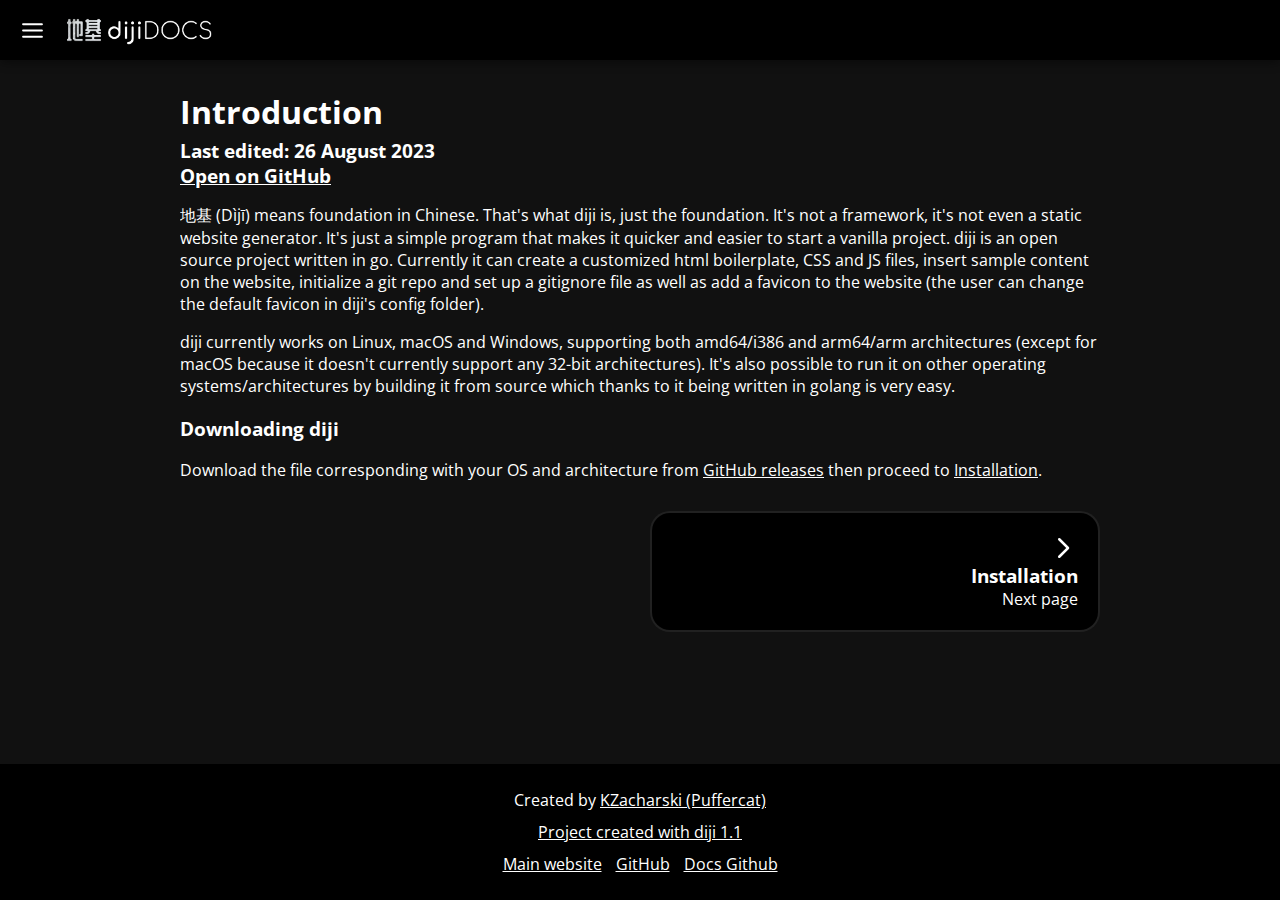
<file: docs/docs/introduction.html>
<!DOCTYPE html>
<html lang="en">
<head>
<meta charset="UTF-8">
<meta name="viewport" content="width=device-width, initial-scale=1.0">
<meta http-equiv="X-UA-Compatible" content="ie=edge">
<title>Introduction - diji docs</title>
<link rel="icon" type="image" href="./assets/favicon.png">
<link rel="stylesheet" type="text/css" href="style.css">
<script src="script.js"></script>
<meta name="theme-color" content="#000000" />
</head>
<body>
  <div class="hhh">
<div class="navbar">
    <img onclick="openNav()" class="navicon" src="./assets/ic_fluent_navigation_24_filled.svg" height="25px">
    <a href="./index.html"><img src="./assets/dijidocs.png" height="40px" style="display: block;"></a>
</div>
  <div class="content">
<div class="anotherfuckingcontainer iafc">
    <h1 class="t1">Introduction</h1>
    <h3 class="t2">Last edited: 26 August 2023<br><a href="https://github.com/KZacharski/diji/blob/github-files/docs/docs/introduction.html" class="linkeffect ghlink">Open on GitHub</a></h3>
    <p> 地基 (Dìjī) means foundation in Chinese. That's what diji is, just the foundation. It's not a framework, it's not even a static website generator. It's just a simple program that makes it quicker and easier to start a vanilla project. diji is an open source project written in go. Currently it can create a customized html boilerplate, CSS and JS files, insert sample content on the website, initialize a git repo and set up a gitignore file as well as add a favicon to the website (the user can change the default favicon in diji's config folder).</p>
    <p>diji currently works on Linux, macOS and Windows, supporting both amd64/i386 and arm64/arm architectures (except for macOS because it doesn't currently support any 32-bit architectures). It's also possible to run it on other operating systems/architectures by building it from source which thanks to it being written in golang is very easy.</p>
    <h3>Downloading diji</h3>
    <p>Download the file corresponding with your OS and architecture from <a href="https://github.com/KZacharski/diji/releases" class="linkeffect">GitHub releases</a> then proceed to <a href="./installation.html" class="linkeffect">Installation</a>.</p>
    

    <div class="container2">
     <!-- <div class="prev ge">
        <a href="./index.html" style="text-decoration: none; color: white; height: 100%; width: 100%;">
          <div style="width: 100%; height: 100%; display: flex; align-items: center;">
          <div class="nextcontentparent">
          <div class="getstartedcontent">
          <img src="./assets/ic_fluent_chevron_left_24_filled.svg" height="30px" class="gep nep2">
          <h3 class="gep nep">Homepage</h3>
          <p class="gep gepar nepar">Previous page</p>
        </div>
        </div>
        </div>
        </a>
        </div>-->
        
        
          <div class="next ge">
            <a href="./installation.html" style="text-decoration: none; color: white; height: 100%; width: 100%;">
              <div style="width: 100%; height: 100%; display: flex; align-items: center; justify-content: right; text-align: right;">
              <div class="nextcontentparent">
              <div class="getstartedcontent">
              <div style="display: flex; justify-content: right;">
              <img src="./assets/ic_fluent_chevron_right_24_filled.svg" height="30px" class="gep nep2">
              </div>
              <h3 class="gep nep">Installation</h3>
              <p class="gep gepar nepar">Next page</p>
            </div>
            </div>
            </div>
            </a>
            </div>
       
      </div>
      </div>
    </div>





  

<div id="drawer" class="navdrawer">
  <img src="./assets/dijidocs.png" height="40px" class="logodrawer">  
  <a href="javascript:void(0)" class="closebtn navdrawera" onclick="closeNav()"><img src="./assets/ic_fluent_chevron_left_24_filled.svg" width="30px"></a>
    <a href="./index.html" class="navdrawerlink">Homepage</a>
    <a href="#" class="navdrawerlinkactive">Introduction</a>
    <a href="./installation.html" class="navdrawerlink">Installation</a>
    <a href="./favicons.html" class="navdrawerlink">Favicons</a>
    <a href="./configuration.html" class="navdrawerlink">Configuration</a>
    <a href="./open-source.html" class="navdrawerlink">Open source</a>
    <a href="./roadmap.html" class="navdrawerlink">Roadmap</a>
    <div style="height: 60px;"></div>
    <!--<div class="drawerbottomlinks">
      <div class="blc">
      <a class="bottomlink" href="https://diji.puffercat.xyz">Main website ></a>
      <a class="bottomlink" href="https://github.com/KZacharski/diji">GitHub ></a>
      <a class="bottomlink" href="https://github.com/KZacharski/diji/tree/github-files/docs/docs">Docs GitHub ></a>
      </div>
    </div>-->
  </div>
  <div id="drawerbg" class="navdrawerbg" onclick="closeNav()"></div>
</div>
  <div class="footer">
    <p class="ftrtext">Created by <a href="https://puffercat.xyz" class="footerlink">KZacharski (Puffercat)</a></p>
    <p class="ftrtext"><a href="https://diji.puffercat.xyz" class="footerlink">Project created with diji 1.1</a></p>
    <p class="ftrtext"><a href="https://diji.puffercat.xyz" class="footerlink ftlpadding">Main website</a> <a href="https://github.com/KZacharski/diji" class="footerlink ftlpadding">GitHub</a> <a href="https://github.com/KZacharski/diji/tree/github-files/docs/docs" class="footerlink ftlpadding">Docs Github</a></p>
  </div>

</body>
</html>
</file>
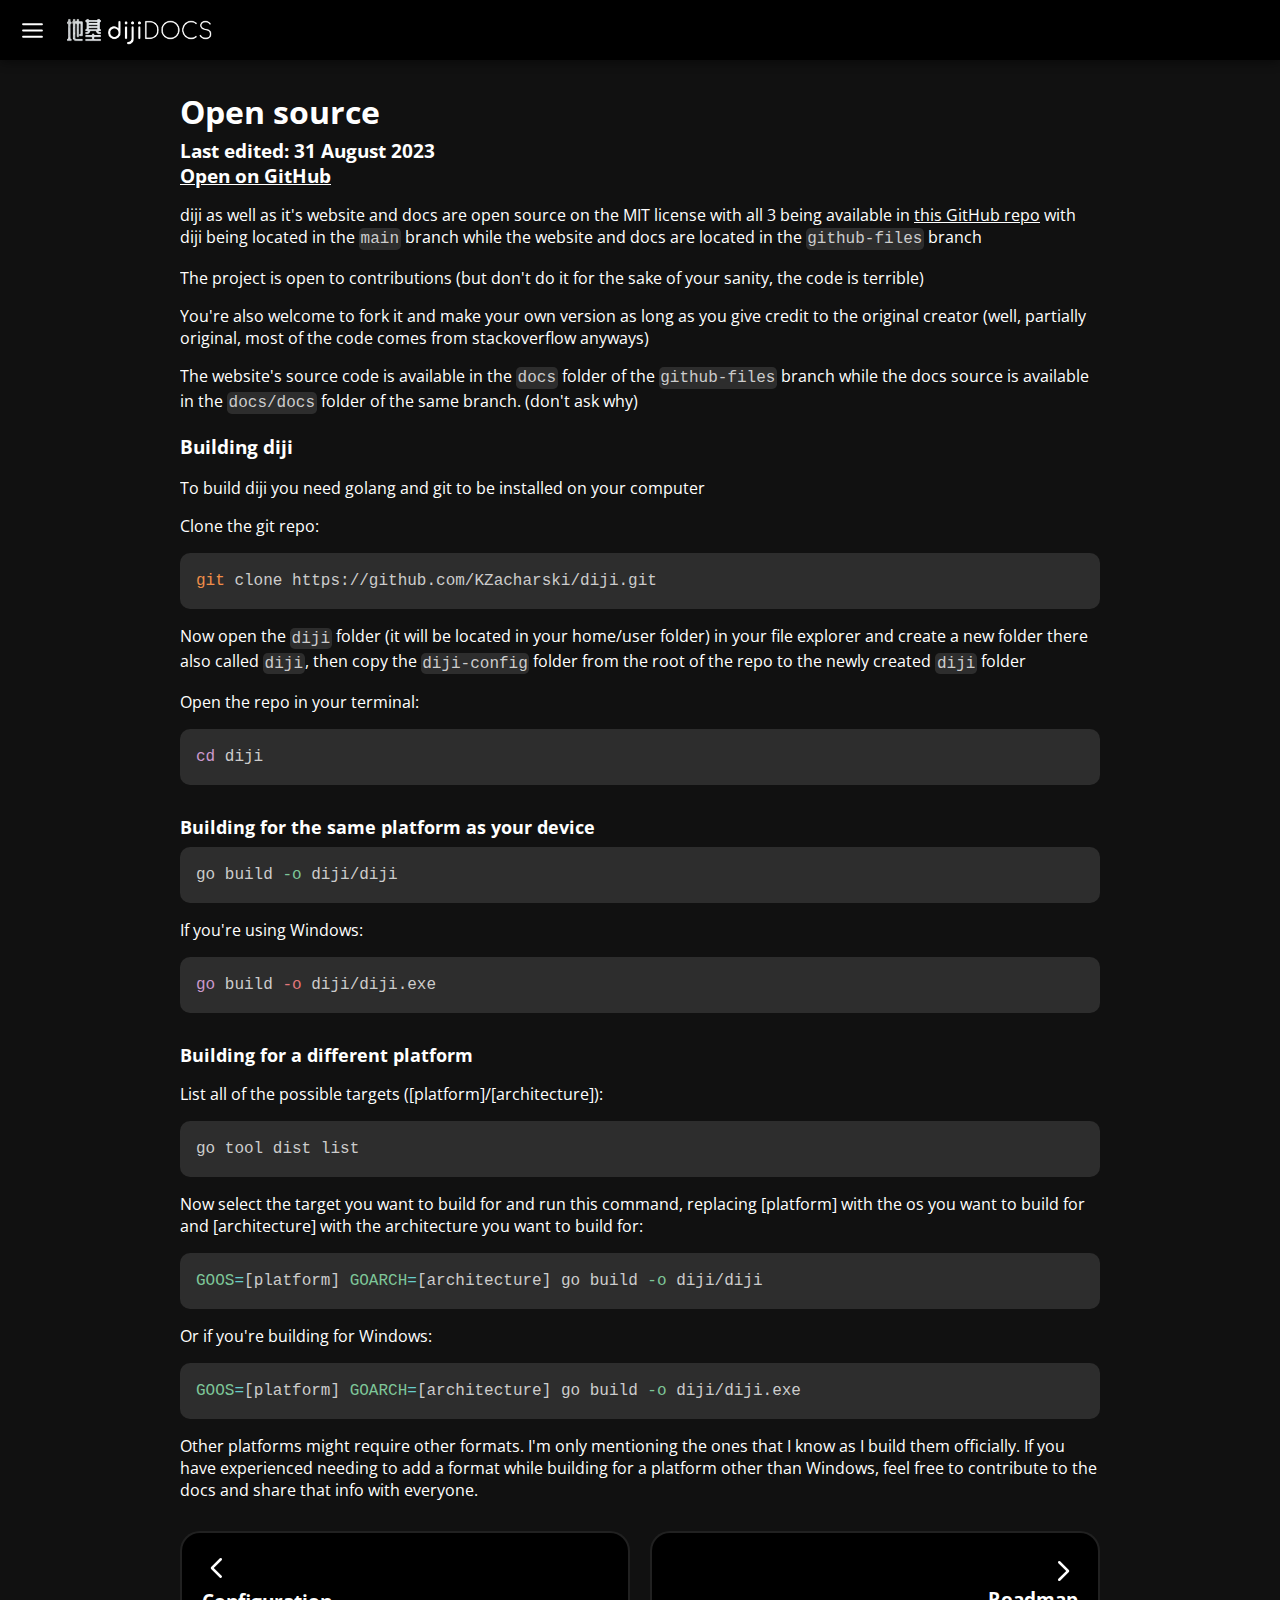
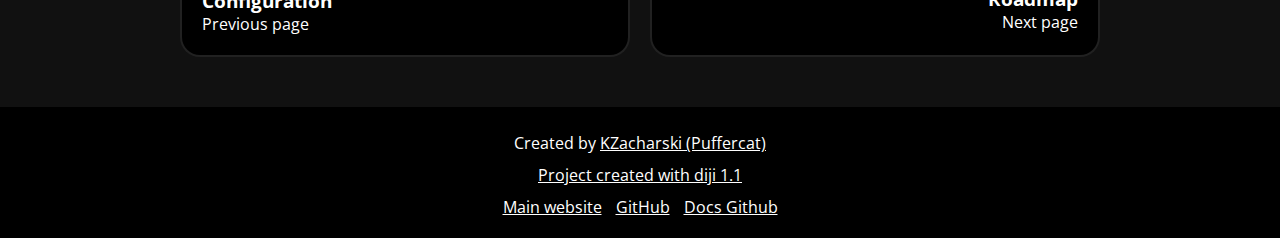
<file: docs/docs/open-source.html>
<!DOCTYPE html>
<html lang="en">
<head>
<meta charset="UTF-8">
<meta name="viewport" content="width=device-width, initial-scale=1.0">
<meta http-equiv="X-UA-Compatible" content="ie=edge">
<title>Open source - diji docs</title>
<link rel="icon" type="image" href="./assets/favicon.png">
<link rel="stylesheet" type="text/css" href="style.css">
<link rel="stylesheet" type="text/css" href="./assets/prism.css">
<script src="script.js"></script>
<script src="./assets/prism.js"></script>
<meta name="theme-color" content="#000000" />
</head>
<body>
  <div class="hhh">
<div class="navbar">
    <img onclick="openNav()" class="navicon" src="./assets/ic_fluent_navigation_24_filled.svg" height="25px">
    <a href="./index.html"><img src="./assets/dijidocs.png" height="40px" style="display: block;"></a>
</div>
  <div class="content">
<div class="anotherfuckingcontainer iafc">
    <h1 class="t1">Open source</h1>
    <h3 class="t2">Last edited: 31 August 2023<br><a href="https://github.com/KZacharski/diji/blob/github-files/docs/docs/open-source.html" class="linkeffect ghlink">Open on GitHub</a></h3>
    <p>diji as well as it's website and docs are open source on the MIT license with all 3 being available in <a href="https://github.com/KZacharski/diji" class="linkeffect">this GitHub repo</a> with diji being located in the <code class="language-plaintext">main</code> branch while the website and docs are located in the <code class="language-plaintext">github-files</code> branch</p>
    <p>The project is open to contributions (but don't do it for the sake of your sanity, the code is terrible)</p>
    <p>You're also welcome to fork it and make your own version as long as you give credit to the original creator (well, partially original, most of the code comes from stackoverflow anyways)</p>
    <p>The website's source code is available in the <code class="language-plaintext">docs</code> folder of the <code class="language-plaintext">github-files</code> branch while the docs source is available in the <code class="language-plaintext">docs/docs</code> folder of the same branch. (don't ask why)</p>
    <h3>Building diji</h3>
    <p>To build diji you need golang and git to be installed on your computer</p>
    <p>Clone the git repo:</p>
    <pre><code class="language-bash">git clone https://github.com/KZacharski/diji.git</code></pre>
    <p>Now open the <code class="language-plaintext">diji</code> folder (it will be located in your home/user folder) in your file explorer and create a new folder there also called <code class="language-plaintext">diji</code>, then copy the <code class="language-plaintext">diji-config</code> folder from the root of the repo to the newly created <code class="language-plaintext">diji</code> folder</p>
    <p>Open the repo in your terminal:</p>
    <pre><code class="language-bash">cd diji</code></pre>
    <br>
    <h3 class="sbt">Building for the same platform as your device</h3>
    <pre><code class="language-bash">go build -o diji/diji</code></pre>
    <p>If you're using Windows:</p>
    <pre><code class="language-batch">go build -o diji/diji.exe</code></pre>
    <br>
    <h3 class="sbt">Building for a different platform</h3>
    <p>List all of the possible targets ([platform]/[architecture]):</p>
    <pre><code class="language-bash">go tool dist list</code></pre>
    <p>Now select the target you want to build for and run this command, replacing [platform] with the os you want to build for and [architecture] with the architecture you want to build for:</p>
    <pre><code class="language-bash">GOOS=[platform] GOARCH=[architecture] go build -o diji/diji</code></pre>
    <p>Or if you're building for Windows:</p>
    <pre><code class="language-bash">GOOS=[platform] GOARCH=[architecture] go build -o diji/diji.exe</code></pre>
    <p>Other platforms might require other formats. I'm only mentioning the ones that I know as I build them officially. If you have experienced needing to add a format while building for a platform other than Windows, feel free to contribute to the docs and share that info with everyone.</p>
    
    <div class="container2">
     <div class="prev ge">
        <a href="./configuration.html" style="text-decoration: none; color: white; height: 100%; width: 100%;">
          <div style="width: 100%; height: 100%; display: flex; align-items: center;">
          <div class="nextcontentparent">
          <div class="getstartedcontent">
          <img src="./assets/ic_fluent_chevron_left_24_filled.svg" height="30px" class="gep nep2">
          <h3 class="gep nep">Configuration</h3>
          <p class="gep gepar nepar">Previous page</p>
        </div>
        </div>
        </div>
        </a>
        </div>
        
        
          <div class="next ge">
            <a href="./roadmap.html" style="text-decoration: none; color: white; height: 100%; width: 100%;">
              <div style="width: 100%; height: 100%; display: flex; align-items: center; justify-content: right; text-align: right;">
              <div class="nextcontentparent">
              <div class="getstartedcontent">
              <div style="display: flex; justify-content: right;">
              <img src="./assets/ic_fluent_chevron_right_24_filled.svg" height="30px" class="gep nep2">
              </div>
              <h3 class="gep nep">Roadmap</h3>
              <p class="gep gepar nepar">Next page</p>
            </div>
            </div>
            </div>
            </a>
            </div>
       
      </div>
      </div>
    </div>



 
  

<div id="drawer" class="navdrawer">
  <img src="./assets/dijidocs.png" height="40px" class="logodrawer">  
  <a href="javascript:void(0)" class="closebtn navdrawera" onclick="closeNav()"><img src="./assets/ic_fluent_chevron_left_24_filled.svg" width="30px"></a>
    <a href="./index.html" class="navdrawerlink">Homepage</a>
    <a href="./introduction.html" class="navdrawerlink">Introduction</a>
    <a href="./installation.html" class="navdrawerlink">Installation</a>
    <a href="./favicons.html" class="navdrawerlink">Favicons</a>
    <a href="./configuration.html" class="navdrawerlink">Configuration</a>
    <a href="#" class="navdrawerlinkactive">Open source</a>
    <a href="./roadmap.html" class="navdrawerlink">Roadmap</a>
    <div style="height: 60px;"></div>
    <!--<div class="drawerbottomlinks">
      <div class="blc">
      <a class="bottomlink" href="https://diji.puffercat.xyz">Main website ></a>
      <a class="bottomlink" href="https://github.com/KZacharski/diji">GitHub ></a>
      <a class="bottomlink" href="https://github.com/KZacharski/diji/tree/github-files/docs/docs">Docs GitHub ></a>
      </div>
    </div>-->
  </div>
  <div id="drawerbg" class="navdrawerbg" onclick="closeNav()"></div>
</div>
  <div class="footer">
    <p class="ftrtext">Created by <a href="https://puffercat.xyz" class="footerlink">KZacharski (Puffercat)</a></p>
    <p class="ftrtext"><a href="https://diji.puffercat.xyz" class="footerlink">Project created with diji 1.1</a></p>
    <p class="ftrtext"><a href="https://diji.puffercat.xyz" class="footerlink ftlpadding">Main website</a> <a href="https://github.com/KZacharski/diji" class="footerlink ftlpadding">GitHub</a> <a href="https://github.com/KZacharski/diji/tree/github-files/docs/docs" class="footerlink ftlpadding">Docs Github</a></p>
  </div>
</body>
</html>
</file>
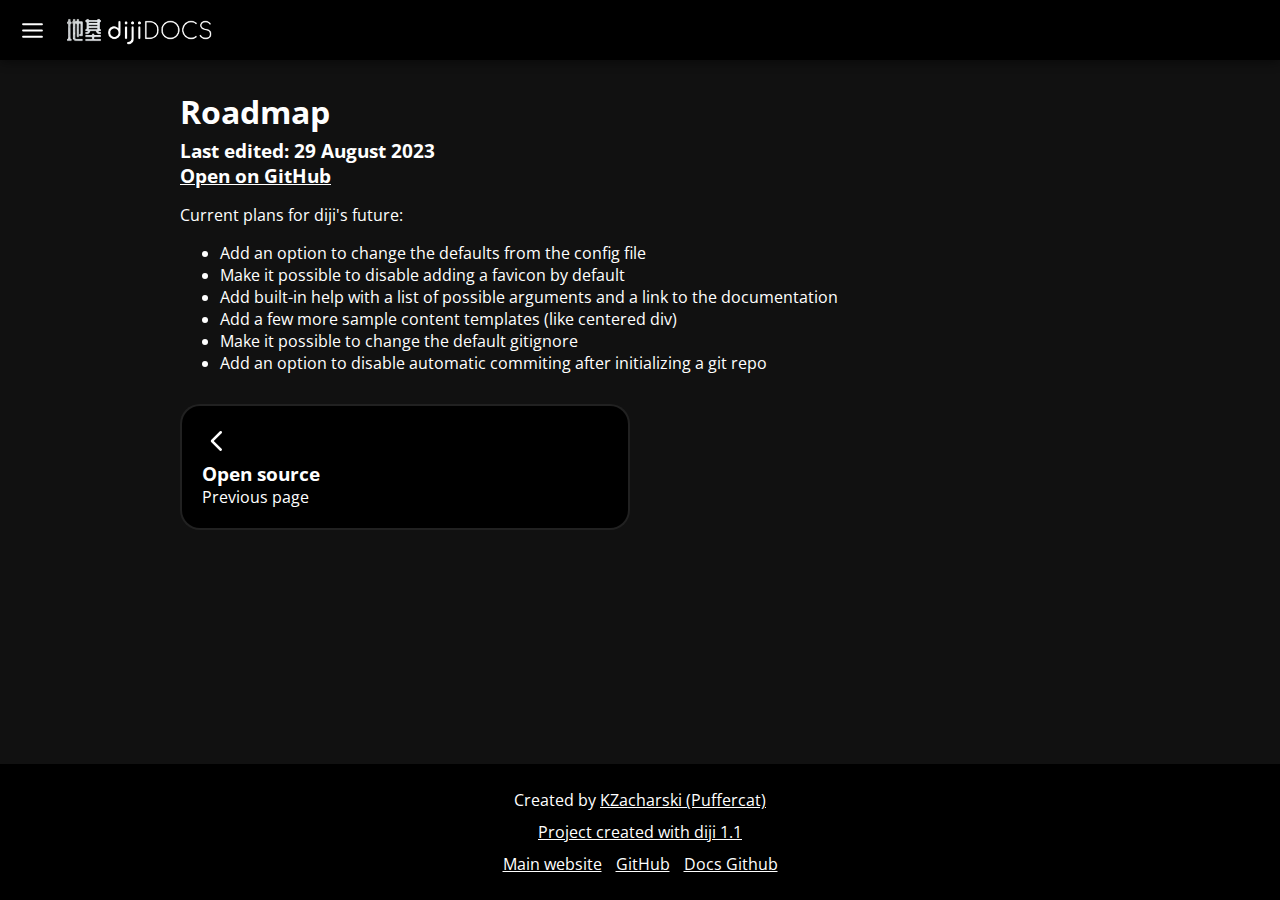
<file: docs/docs/roadmap.html>
<!DOCTYPE html>
<html lang="en">
<head>
<meta charset="UTF-8">
<meta name="viewport" content="width=device-width, initial-scale=1.0">
<meta http-equiv="X-UA-Compatible" content="ie=edge">
<title>Roadmap - diji docs</title>
<link rel="icon" type="image" href="./assets/favicon.png">
<link rel="stylesheet" type="text/css" href="style.css">
<link rel="stylesheet" type="text/css" href="./assets/prism.css">
<script src="script.js"></script>
<script src="./assets/prism.js"></script>
<meta name="theme-color" content="#000000" />
</head>
<body>
  <div class="hhh">
<div class="navbar">
    <img onclick="openNav()" class="navicon" src="./assets/ic_fluent_navigation_24_filled.svg" height="25px">
    <a href="./index.html"><img src="./assets/dijidocs.png" height="40px" style="display: block;"></a>
</div>
  <div class="content">
<div class="anotherfuckingcontainer iafc">
    <h1 class="t1">Roadmap</h1>
    <h3 class="t2">Last edited: 29 August 2023<br><a href="https://github.com/KZacharski/diji/blob/github-files/docs/docs/roadmap.html" class="linkeffect ghlink">Open on GitHub</a></h3>
    <p>Current plans for diji's future:</p>
    <ul>
      <li>Add an option to change the defaults from the config file</li>
      <li>Make it possible to disable adding a favicon by default</li>
      <li>Add built-in help with a list of possible arguments and a link to the documentation</li>
      <li>Add a few more sample content templates (like centered div)</li>
      <li>Make it possible to change the default gitignore</li>
      <li>Add an option to disable automatic commiting after initializing a git repo</li>
    </ul>

    
    <div class="container2">
     <div class="prev ge">
        <a href="./open-source.html" style="text-decoration: none; color: white; height: 100%; width: 100%;">
          <div style="width: 100%; height: 100%; display: flex; align-items: center;">
          <div class="nextcontentparent">
          <div class="getstartedcontent">
          <img src="./assets/ic_fluent_chevron_left_24_filled.svg" height="30px" class="gep nep2">
          <h3 class="gep nep">Open source</h3>
          <p class="gep gepar nepar">Previous page</p>
        </div>
        </div>
        </div>
        </a>
        </div>
        
        
       <!--   <div class="next ge">
            <a href="./roadmap.html" style="text-decoration: none; color: white; height: 100%; width: 100%;">
              <div style="width: 100%; height: 100%; display: flex; align-items: center; justify-content: right; text-align: right;">
              <div class="nextcontentparent">
              <div class="getstartedcontent">
              <div style="display: flex; justify-content: right;">
              <img src="./assets/ic_fluent_chevron_right_24_filled.svg" height="30px" class="gep nep2">
              </div>
              <h3 class="gep nep">Roadmap</h3>
              <p class="gep gepar nepar">Next page</p>
            </div>
            </div>
            </div>
            </a>
            </div>-->
       
      </div>
      </div>
    </div>



 
  

<div id="drawer" class="navdrawer">
  <img src="./assets/dijidocs.png" height="40px" class="logodrawer">  
  <a href="javascript:void(0)" class="closebtn navdrawera" onclick="closeNav()"><img src="./assets/ic_fluent_chevron_left_24_filled.svg" width="30px"></a>
    <a href="./index.html" class="navdrawerlink">Homepage</a>
    <a href="./introduction.html" class="navdrawerlink">Introduction</a>
    <a href="./installation.html" class="navdrawerlink">Installation</a>
    <a href="./favicons.html" class="navdrawerlink">Favicons</a>
    <a href="./configuration.html" class="navdrawerlink">Configuration</a>
    <a href="./open-source.html" class="navdrawerlink">Open source</a>
    <a href="#" class="navdrawerlinkactive">Roadmap</a>
    <div style="height: 60px;"></div>
    <!--<div class="drawerbottomlinks">
      <div class="blc">
      <a class="bottomlink" href="https://diji.puffercat.xyz">Main website ></a>
      <a class="bottomlink" href="https://github.com/KZacharski/diji">GitHub ></a>
      <a class="bottomlink" href="https://github.com/KZacharski/diji/tree/github-files/docs/docs">Docs GitHub ></a>
      </div>
    </div>-->
  </div>
  <div id="drawerbg" class="navdrawerbg" onclick="closeNav()"></div>
</div>
  <div class="footer">
    <p class="ftrtext">Created by <a href="https://puffercat.xyz" class="footerlink">KZacharski (Puffercat)</a></p>
    <p class="ftrtext"><a href="https://diji.puffercat.xyz" class="footerlink">Project created with diji 1.1</a></p>
    <p class="ftrtext"><a href="https://diji.puffercat.xyz" class="footerlink ftlpadding">Main website</a> <a href="https://github.com/KZacharski/diji" class="footerlink ftlpadding">GitHub</a> <a href="https://github.com/KZacharski/diji/tree/github-files/docs/docs" class="footerlink ftlpadding">Docs Github</a></p>
  </div>
</body>
</html>
</file>
<file: docs/style.css>
@import url('https://fonts.googleapis.com/css2?family=Comfortaa:wght@500;700&family=Open+Sans:wght@300;400;500;600;700;800&display=swap');


body {
font-family: 'Open Sans', sans-serif;
background-color: #18181b;
color: white;
}

html,
body {
  margin: 0;
  padding: 0;
}

.header {
    height: 100%;
    padding: 20px;
    padding-top: 50px;
    padding-bottom: 50px;
    margin: 0px;
    align-items: center;
    justify-content: center;
display: flex;
 
    background: linear-gradient(#7D7D7D, #4A4A4A);
} .headername {
    font-family: 'Comfortaa', sans-serif;
    font-weight: 700;
    font-size: 55pt;
    padding: 0px;
    margin: 0px;
    color: white;
} .headercontent {
    text-align: center;
} .headersubtitle {
    font-family: 'Comfortaa', sans-serif;
    font-weight: 500;
    font-size: 20pt;
color: white;
padding: 0px;
margin: 0px;
margin-top: 20px;
}
.button {
    margin: 10px;
    padding: 10px;
    width: 200px;
    background-color:rgba(255, 255, 255, 0.20);
    border-radius: 100px;
    color: white;
    text-decoration: none;
    font-size: 17pt;
    font-weight: 500;
    display: inline-block;
    transition: transform .2s;
} .getstarted {
    background-color: white;
    color: black;
} .logo {
    margin-bottom: 20px;
} .contentpart {
    height: 100%;
    padding: 0px;
    padding-top: 0px;
    padding-bottom: 0px;
    margin: 0px;
    display: flex;
    width: 100%;
 

}

.button:hover {
 /*   box-shadow: 0px 3px 10px 0px #0000007c;*/
 transform: scale(1.1);
}

.footer {
    text-align: center;
    padding: 10px;
    padding-bottom: 20px;
}

.faicon {
    font-size: 25pt;
    margin: 10px;
    padding: 10px;
}
.footerlink {
    color: white;
    transition: .2s;
}

.footerlink:hover {
    opacity: 0.6;
}
.contentpart2 {
    height: 100%;
    padding: 0px;
    padding-top: 0px;
    padding-bottom: 0px;
    margin: 0px;
    display: flex;
    width: 100%;
    background-color: #27272a;
 

}
.contentimage {
    width: 350px;
    margin-left: auto;
    margin-right: 0px;
   grid-column: 2;
    display: block;
}

.contentimage2 {
    width: 350px;
    margin-left: 0px;
    margin-right: auto;
   grid-column: 1;
    display: block;
}

.contenttext {
    display: inline-block;
    padding: 20px;
    padding-bottom: 0px;
    padding-left: 30px;
    padding-right: 30px;
    margin: 0px;
} .contentgrid {
    width: 100%;
} .contenttext2 {
    display: inline-block;
    padding: 15px;
    padding-bottom: 50px;
    margin: 0px;
    padding-left: 30px;
    padding-right: 30px;
    font-weight: 500;
}

@media only screen and (min-width: 48em) {
    .contentimage {
        width: 500px;
    }
    .contentimage2 {
        width: 500px;
    }
    .tablephoto {
        grid-column: 2;
        grid-row: 1;
    }.tabletext {
        grid-column: 1;
        grid-row: 1;
    }

    .tablephoto2 {
        grid-column: 1;
        grid-row: 1;
    }.tabletext2 {
        grid-column: 2;
        grid-row: 1;
    }

    .contenttext {
        grid-column: 1;

    }
    .contentgrid {
        display: grid;
        width: 100%;
        grid-template-columns: 57% 43%;
        grid-template-rows: 100%;
    }
    .contentgrid2 {
        display: grid;
        width: 100%;
        grid-template-columns: 43% 57%;
        grid-template-rows: 100%;
    }
    .contenttext {
       vertical-align: top;
    } .contenttext2 {
        vertical-align: top;
     } 
}
</file>
<file: docs/docs/style.css>
@import url('https://fonts.googleapis.com/css2?family=Open+Sans:wght@300;400;500;600;700;800&display=swap');

html, body {
  height: 100%;
}

body {
font-family: 'Open Sans', sans-serif;
margin: 0;
background-color: #111;
color: white;
display: flex;
flex-direction: column;


} .navbar {
    position: sticky;
    top: 0px;
    width: 100%;
    background-color: #000000;
    box-shadow: 0px 2px 10px 0px rgba(0, 0, 0, 0.473);
    display: flex;
    align-items: center;
    z-index: 1;
    padding: 10px;
    padding-right: 0;
    padding-left: 0;
} .navicon {
    margin-left: 20px;
    margin-right: 10px;
} .content {
  padding-left: 20px;
  padding-right: 20px;
  margin-right: auto;
    margin-left: auto;
    max-width: 1000px;
    flex: 1 0 auto;
   
}

.anotherfuckingcontainer {
  margin: 20px;
  overflow: auto;
}

.t1 {
  margin: 0;
  margin-top: 10px;
  margin-bottom: 5px;
} .t2 {
  margin: 0;
}



.banner {
  object-fit: cover;
  max-height: 400px;
  margin-left: auto;
  margin-right: auto;
  width: 100%;
} .bannerimg {
  object-fit: cover;
  max-height: 400px;
  margin-left: auto;
  max-width: none;
  margin-right: auto;
  width: 100%;
}

.navdrawer {
    height: 100%; /* 100% Full-height */
    width: 0; /* 0 width - change this with JavaScript */
    position: fixed; /* Stay in place */
    z-index: 3; /* Stay on top */
    top: 0; /* Stay at the top */
    left: 0;
    background-color: #000000; /* Black*/
    overflow-x: hidden; /* Disable horizontal scroll */
    padding-top: 50px; /* Place content 60px from the top */
 
    transition: 0.3s; /* 0.5 second transition effect to slide in the sidenav */
    box-shadow: 5px 0px 10px 0px rgba(0, 0, 0, 0.473);
  }

  .navdrawerbg {
    height: 100%; /* 100% Full-height */
    width: 0; /* 0 width - change this with JavaScript */
    position: fixed; /* Stay in place */
    z-index: 2; /* Stay on top */
    top: 0; /* Stay at the top */
    left: 0;
    background-color: transparent; /* Black*/
    overflow-x: hidden; /* Disable horizontal scroll */
    padding-top: 15px; /* Place content 60px from the top */
    transition: 0s; /* 0.5 second transition effect to slide in the sidenav */
  }
  
  /* The navigation menu links */
  .navdrawera {
    padding: 6px 6px 6px 28px;
    margin: 10px;
    text-decoration: none;
    font-size: 17px;
    color: #ffffff;
    display: block;
    transition: 0.3s;
  }

  .navdrawerlink {
    padding: 6px 6px 6px 10px;
    margin: 15px;
    text-decoration: none;
    font-size: 19px;
    white-space: nowrap;
    color: #ffffff;
    display: block;
    font-weight: 500;
    transition: 0.3s;
    border-radius: 10px;
  }

  .navdrawerlinkactive {
    padding: 6px 6px 6px 10px;
    margin: 15px;
    white-space: nowrap;
    text-decoration: none;
    font-size: 19px;
    color: #000000;
    background-color: #ffffff;
    display: block;
    font-weight: 500;
    transition: 0.3s;
    border-radius: 10px;
  }
  
  /* When you mouse over the navigation links, change their color */
  .navdrawera:hover {
    color: #969696;
  }

  .navdrawerlink:hover {
    background-color: #ffffff15;
  }
  
  /* Position and style the close button (top right corner) */
  .navdrawer .closebtn {
    position: absolute;
    top: 0;
    margin-top: 0;
    right: 7px;
    font-size: 36px;
    margin-left: 50px;
  }

  .navdrawer .logodrawer {
    position: absolute;
    top: 10px;
    margin-top: 0;
    left: 7px;
    font-size: 36px;
    
  }
  
  /* Style page content - use this if you want to push the page content to the right when you open the side navigation */
  #main {
    transition: margin-left .5s;
    padding: 20px;
  }
  
  /* On smaller screens, where height is less than 450px, change the style of the sidenav (less padding and a smaller font size) 
  @media screen and (max-height: 450px) {
    .navdrawer {padding-top: 15px;}
    .navdrawer a {font-size: 18px;}
    
  }*/

 




  .container {  display: grid;
    
    grid-template-columns: 1fr;
    grid-template-rows: 1fr 1fr 1fr 1fr;
    gap: 20px 0;
    margin-top: 30px;
    margin-bottom: 50px;
    grid-auto-flow: column;
    grid-template-areas: 
    "getstarted"
    "install"
    "favicon"
    "config";

  }

  @media only screen and (min-width: 38em) {  .container {
    grid-template-columns: 1fr 1fr;
    grid-template-rows: 1fr 1fr;
    gap: 20px 20px;
    
   
    
    margin-top: 30px;
    grid-auto-flow: row;
    grid-template-areas:
      "getstarted install"
      "favicon config";
  }}

 /* .container2 {  display: grid;
    
    grid-template-columns: 1fr;
    grid-template-rows: 1fr 1fr;
    gap: 20px 0;
    margin-top: 30px;
    margin-bottom: 50px;
    grid-auto-flow: column;
    grid-template-areas: 
    "prev"
    "next";
  }

  @media only screen and (min-width: 25em) {  .container2 {
    grid-template-columns: 1fr 1fr;
    grid-template-rows: 1fr;
    gap: 20px 20px;
    
   
    
    margin-top: 30px;
    grid-auto-flow: row;
    grid-template-areas:
      "prev next";
  }}*/

  .container2 {
    display: grid;
    grid-template-columns: 1fr 1fr;
    grid-template-rows: 1fr;
    gap: 0 20px;
    margin-top: 30px;

    grid-auto-flow: row;
    grid-template-areas:
      "prev next";
  }
  
  .getstarted { grid-area: getstarted; 
  background-color: rgb(0, 0, 0);

  
  }

  .prev { grid-area: prev; 
    background-color: rgb(0, 0, 0);
  
    
    }
    .next { grid-area: next; 
      background-color: rgb(0, 0, 0);
    
      
      }

      @media only screen and (max-width: 25em) {  .nep { 
        font-weight: 400;
        font-size:medium;
      }
    .nepar {
      display: none;
    }
    .nep2 {
      height: 25px;
    }
    }
  
  .install { grid-area: install; 
    background-color: #000;}
  
  .favicon { grid-area: favicon; 
    background-color: #000;}
  
  .config { grid-area: config; 
    background-color: #000;}

    .ge {
      border-radius: 20px;
      border-style: solid;
      border-color: #ffffff21;
     border-width: 2px;
     display: flex;
   
     align-items: center;
     transition: 0.2s;
    }

    .ge:hover {
      transition: 0.2s;
      box-shadow: 0 10px 10px 0 #00000080;
    }
  
  .getstartedcontent {
    margin: 20px;
    
  } .gep {
    margin: 0;
    padding: 0;
    color: #ffffff;
    text-decoration: none;
  } .getstartedcontentparent {
    margin: 20px;
 /*   margin-left: auto;
    margin-right: auto;*/
    padding: 8px;
    width: fit-content;
    height: fit-content;
  } .footer {
    text-align: center;
    background-color: #000;
    display: flex;

    flex-shrink: 0;
    align-items: center;
    flex-direction: column;
    justify-content: center;
    padding: 20px;
  } .ftrtext {
    margin: 5px;
  } .footerlink {
    color: white;
    transition: .2s;
}

.footerlink:hover {
    opacity: 0.6;
} /*.drawerbottomlinks {
  background-color: #000;

  width: 250px;


} .bottomlink {
 
  color: white;
  display: block;
  margin: 2px;
  padding: 2px;

  margin-left: 10px;
  margin-right: 10px;
  padding-left: 10px;
  padding-right: 10px;
  transition: 0.2s;
} .blc {
 /* margin-bottom: 65px;   margin-top: 30px;

} .bottomlink:hover {
  opacity: 0.6;
}*/
.ftlpadding {
  padding: 5px;
  margin: 5px;
  padding-left: 0;
  padding-right: 0;
} .linkeffect {
  color: white;
  transition: .2s;
}

.linkeffect:hover {
  opacity: 0.6;
}/* .ghlink {
  
}*/ .iafc {
  padding-bottom: 30px;
} .sbt {
  font-size: large;
  margin-top: 0;
  padding-top: 0;
  margin-bottom: 5px;
  padding-bottom: 0;
} .sbtt {
  
}

*,
*:before,
*:after {
  box-sizing: border-box;
}

pre[class*="language-"] {
  position: relative;
  overflow: scroll;

  /* make space  */
  margin: 5px 0;
  padding: 1.75rem 0 1.75rem 1rem;
  border-radius: 10px;
  max-width: 100%;
  overflow: scroll;
  white-space: pre-wrap;
  word-wrap: break-word;
  text-align: justify;
  overflow-x: scroll;
  width: 100%;
}

pre[class*="language-"] button {
  position: absolute;
  top: 5px;
  right: 5px;

  font-size: 0.9rem;
  padding: 0.15rem;
  background-color: #828282;

  border: ridge 1px #7b7b7c;
  border-radius: 5px;
  text-shadow: #c4c4c4 0 0 2px;
}

pre[class*="language-"] button:hover {
  cursor: pointer;
  background-color: #bcbabb;
}
pre {
  max-width: 100%;
  overflow: scroll;
  white-space: pre-wrap;
  word-wrap: break-word;
  text-align: justify;
  overflow-x: scroll;
  width: 100%;
} code {
  overflow: scroll;
  max-width: 100%;
} .hhh {
  height: auto;
  flex: 1 0 auto;
} .iwarning {
  text-transform: uppercase;
  background-color: #450a0a;
  color: #dc2626;
  padding:20px;
  border-radius: 25px;
  font-size: small;
} .iwarningtext {
  padding: 0;
  margin: 0;
} .iwarnlink {
  transition: .2s;
  text-decoration:underline;
  text-decoration-thickness: 2px;
  color: #dc2626;
} .iwarnlink:hover {
  text-decoration: none;
} .winscreen {
  max-width: 100%;
} .macscreen {
  width: 100%;
  max-width: 400px;
} .macosfix {
  scroll-margin-top: 75px;
}
</file>
<file: docs/docs/assets/prism.css>
/* PrismJS 1.29.0
https://prismjs.com/download.html#themes=prism-tomorrow&languages=markup+css+clike+javascript+bash+batch+go+go-module+markdown&plugins=toolbar+copy-to-clipboard */
code[class*=language-],pre[class*=language-]{color:#ccc;background:0 0;font-family:Consolas,Monaco,'Andale Mono','Ubuntu Mono',monospace;font-size:1em;text-align:left;white-space:pre;word-spacing:normal;word-break:normal;word-wrap:normal;line-height:1.5;-moz-tab-size:4;-o-tab-size:4;tab-size:4;-webkit-hyphens:none;-moz-hyphens:none;-ms-hyphens:none;hyphens:none}pre[class*=language-]{padding:1em;margin:.5em 0;overflow:auto}:not(pre)>code[class*=language-],pre[class*=language-]{background:#2d2d2d}:not(pre)>code[class*=language-]{padding:.1em;border-radius:.3em;white-space:normal}.token.block-comment,.token.cdata,.token.comment,.token.doctype,.token.prolog{color:#999}.token.punctuation{color:#ccc}.token.attr-name,.token.deleted,.token.namespace,.token.tag{color:#e2777a}.token.function-name{color:#6196cc}.token.boolean,.token.function,.token.number{color:#f08d49}.token.class-name,.token.constant,.token.property,.token.symbol{color:#f8c555}.token.atrule,.token.builtin,.token.important,.token.keyword,.token.selector{color:#cc99cd}.token.attr-value,.token.char,.token.regex,.token.string,.token.variable{color:#7ec699}.token.entity,.token.operator,.token.url{color:#67cdcc}.token.bold,.token.important{font-weight:700}.token.italic{font-style:italic}.token.entity{cursor:help}.token.inserted{color:green}
div.code-toolbar{position:relative}div.code-toolbar>.toolbar{position:absolute;z-index:10;top:.3em;right:.2em;transition:opacity .3s ease-in-out;opacity:0}div.code-toolbar:hover>.toolbar{opacity:1}div.code-toolbar:focus-within>.toolbar{opacity:1}div.code-toolbar>.toolbar>.toolbar-item{display:inline-block}div.code-toolbar>.toolbar>.toolbar-item>a{cursor:pointer}div.code-toolbar>.toolbar>.toolbar-item>button{background:0 0;border:0;color:inherit;font:inherit;line-height:normal;overflow:scroll;padding:0;-webkit-user-select:none;-moz-user-select:none;-ms-user-select:none}div.code-toolbar>.toolbar>.toolbar-item>a,div.code-toolbar>.toolbar>.toolbar-item>button,div.code-toolbar>.toolbar>.toolbar-item>span{color:#bbb;font-size:.8em;padding:0 .5em;background:#f5f2f0;background:rgba(224,224,224,.2);box-shadow:0 2px 0 0 rgba(0,0,0,.2);border-radius:.5em}div.code-toolbar>.toolbar>.toolbar-item>a:focus,div.code-toolbar>.toolbar>.toolbar-item>a:hover,div.code-toolbar>.toolbar>.toolbar-item>button:focus,div.code-toolbar>.toolbar>.toolbar-item>button:hover,div.code-toolbar>.toolbar>.toolbar-item>span:focus,div.code-toolbar>.toolbar>.toolbar-item>span:hover{color:inherit;text-decoration:none}
</file>
